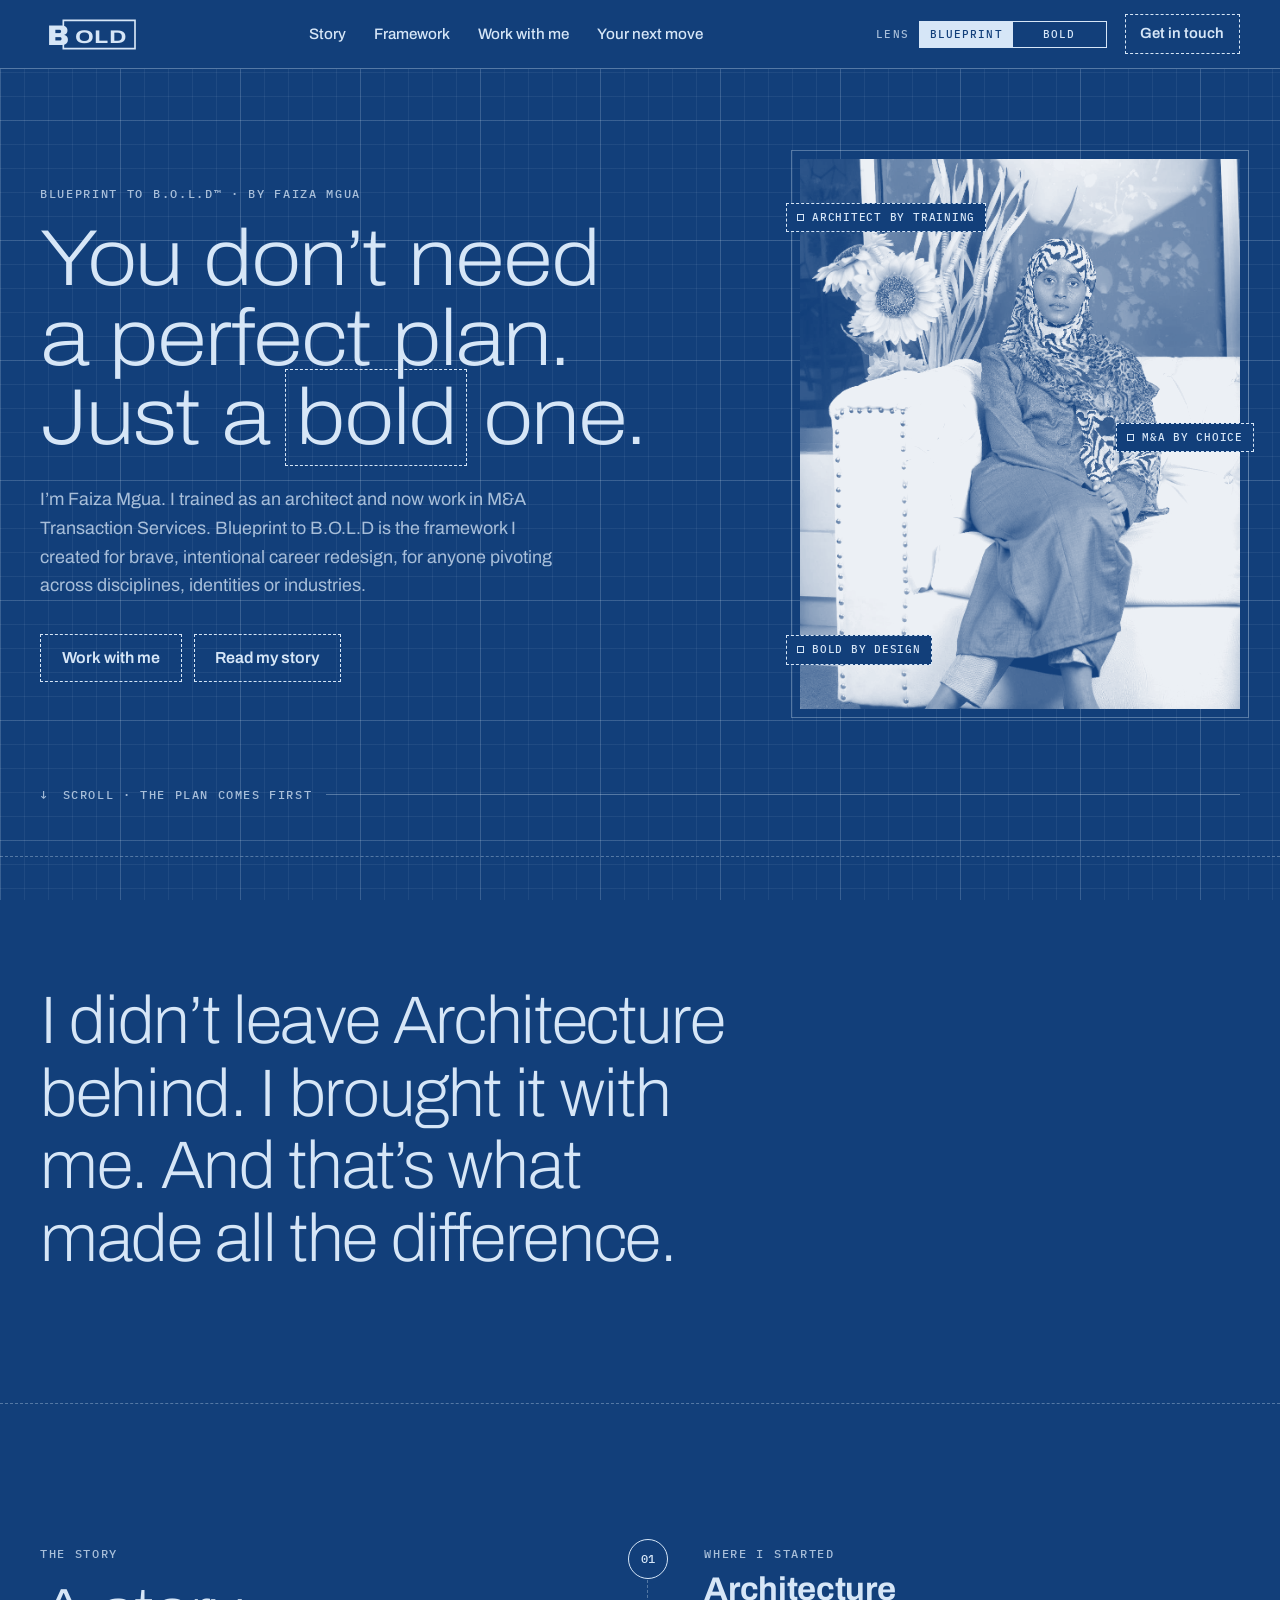
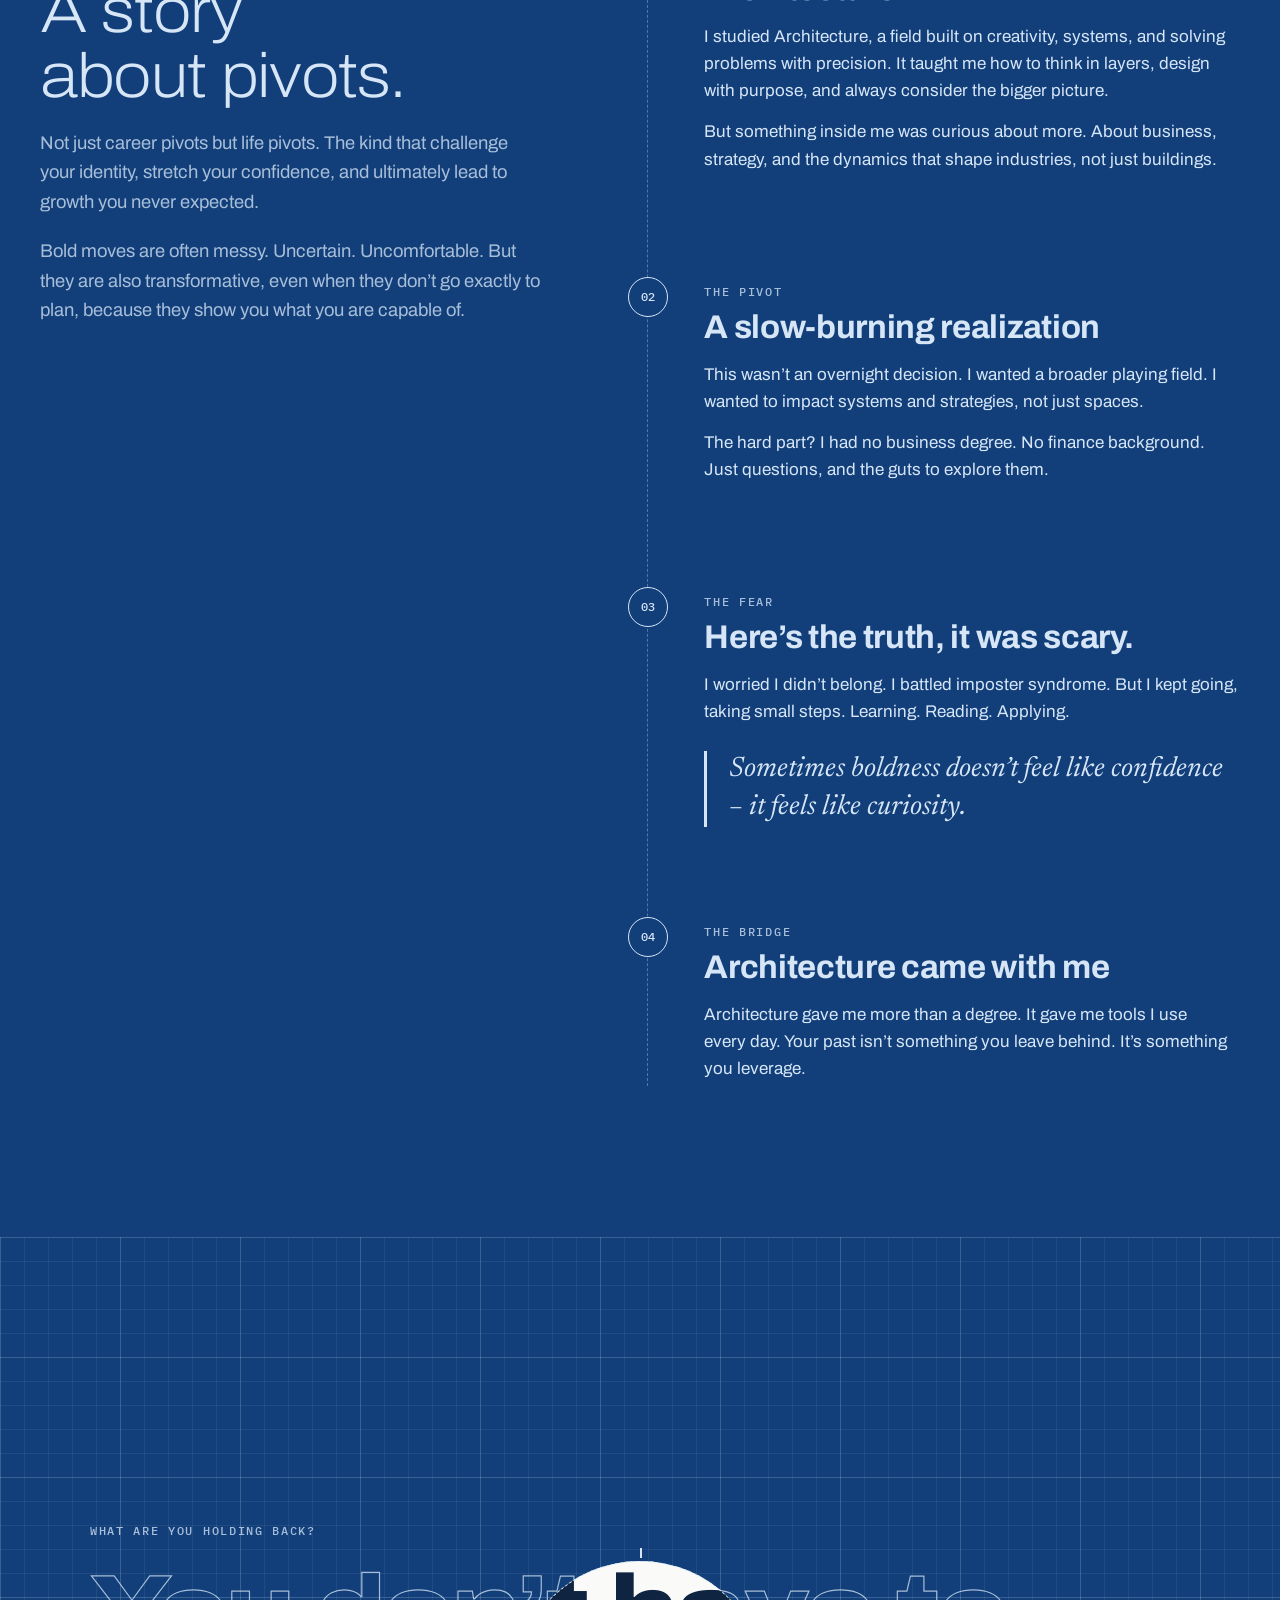
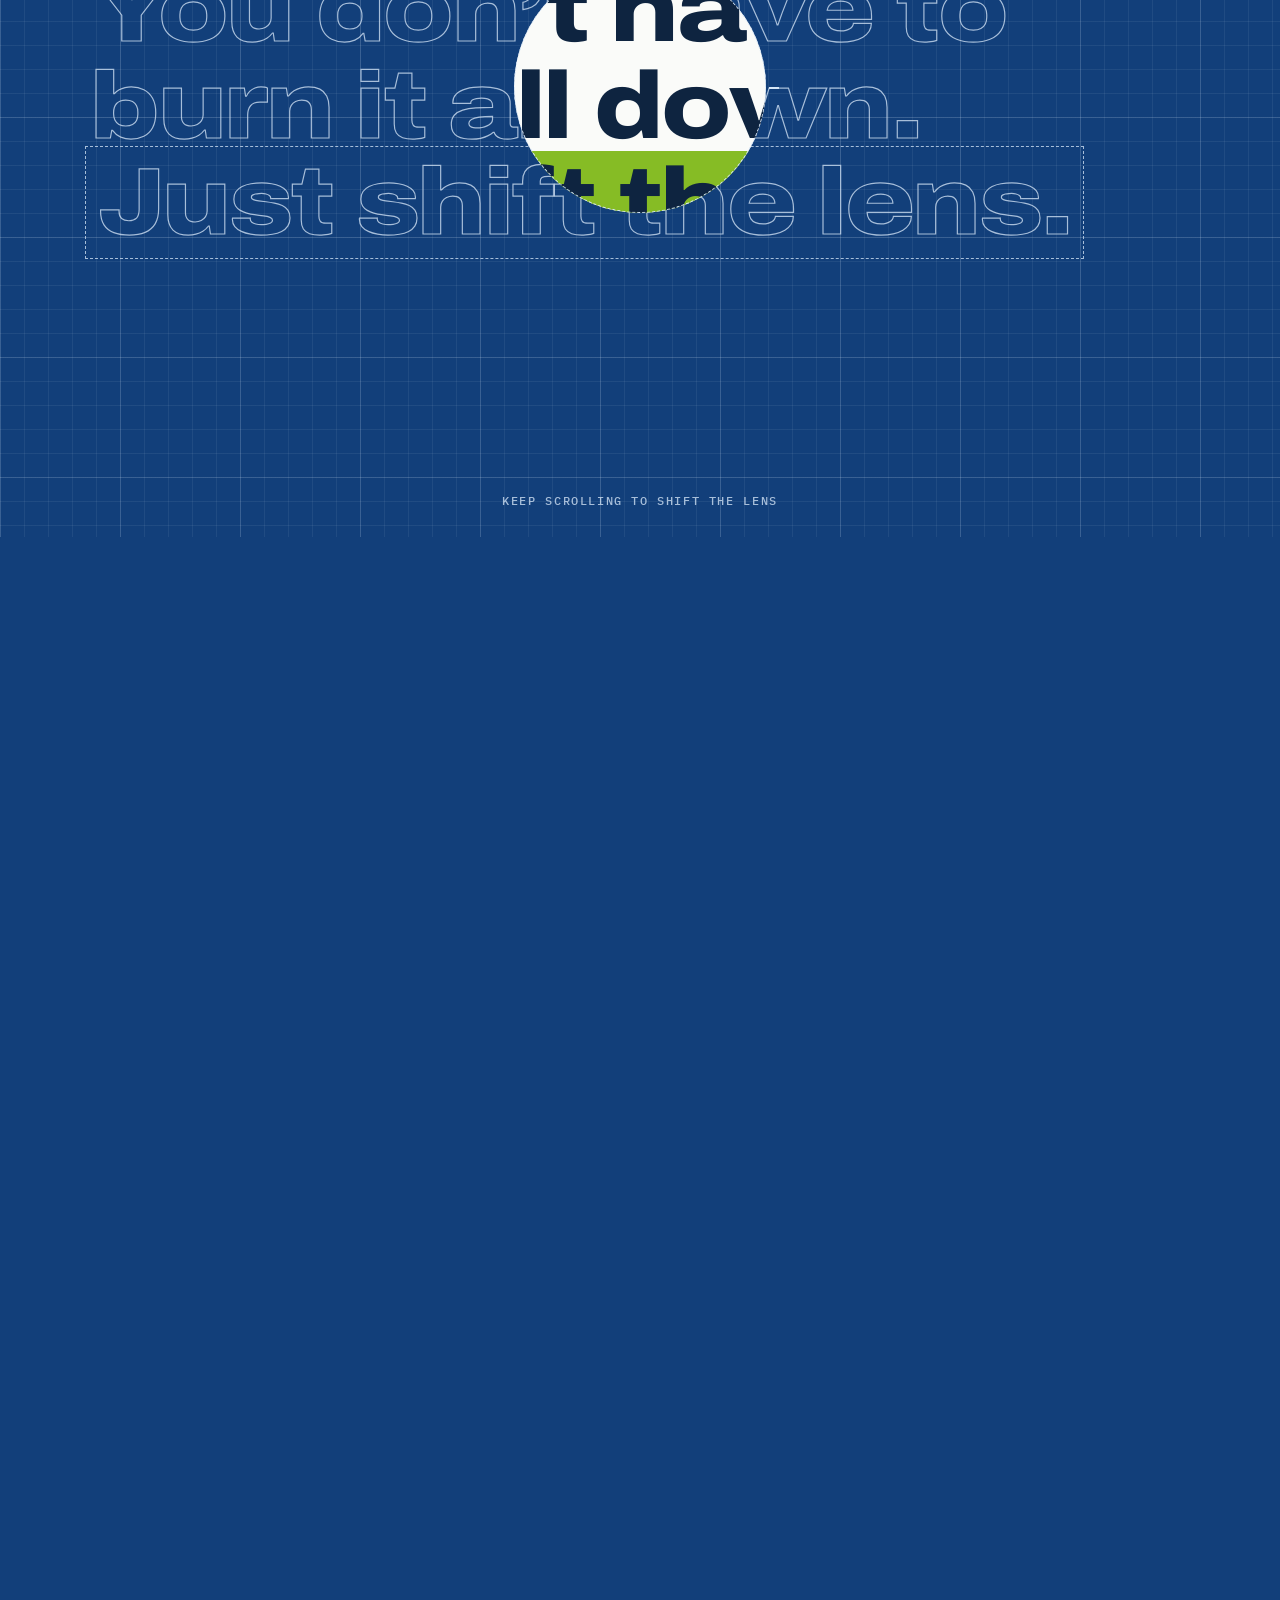
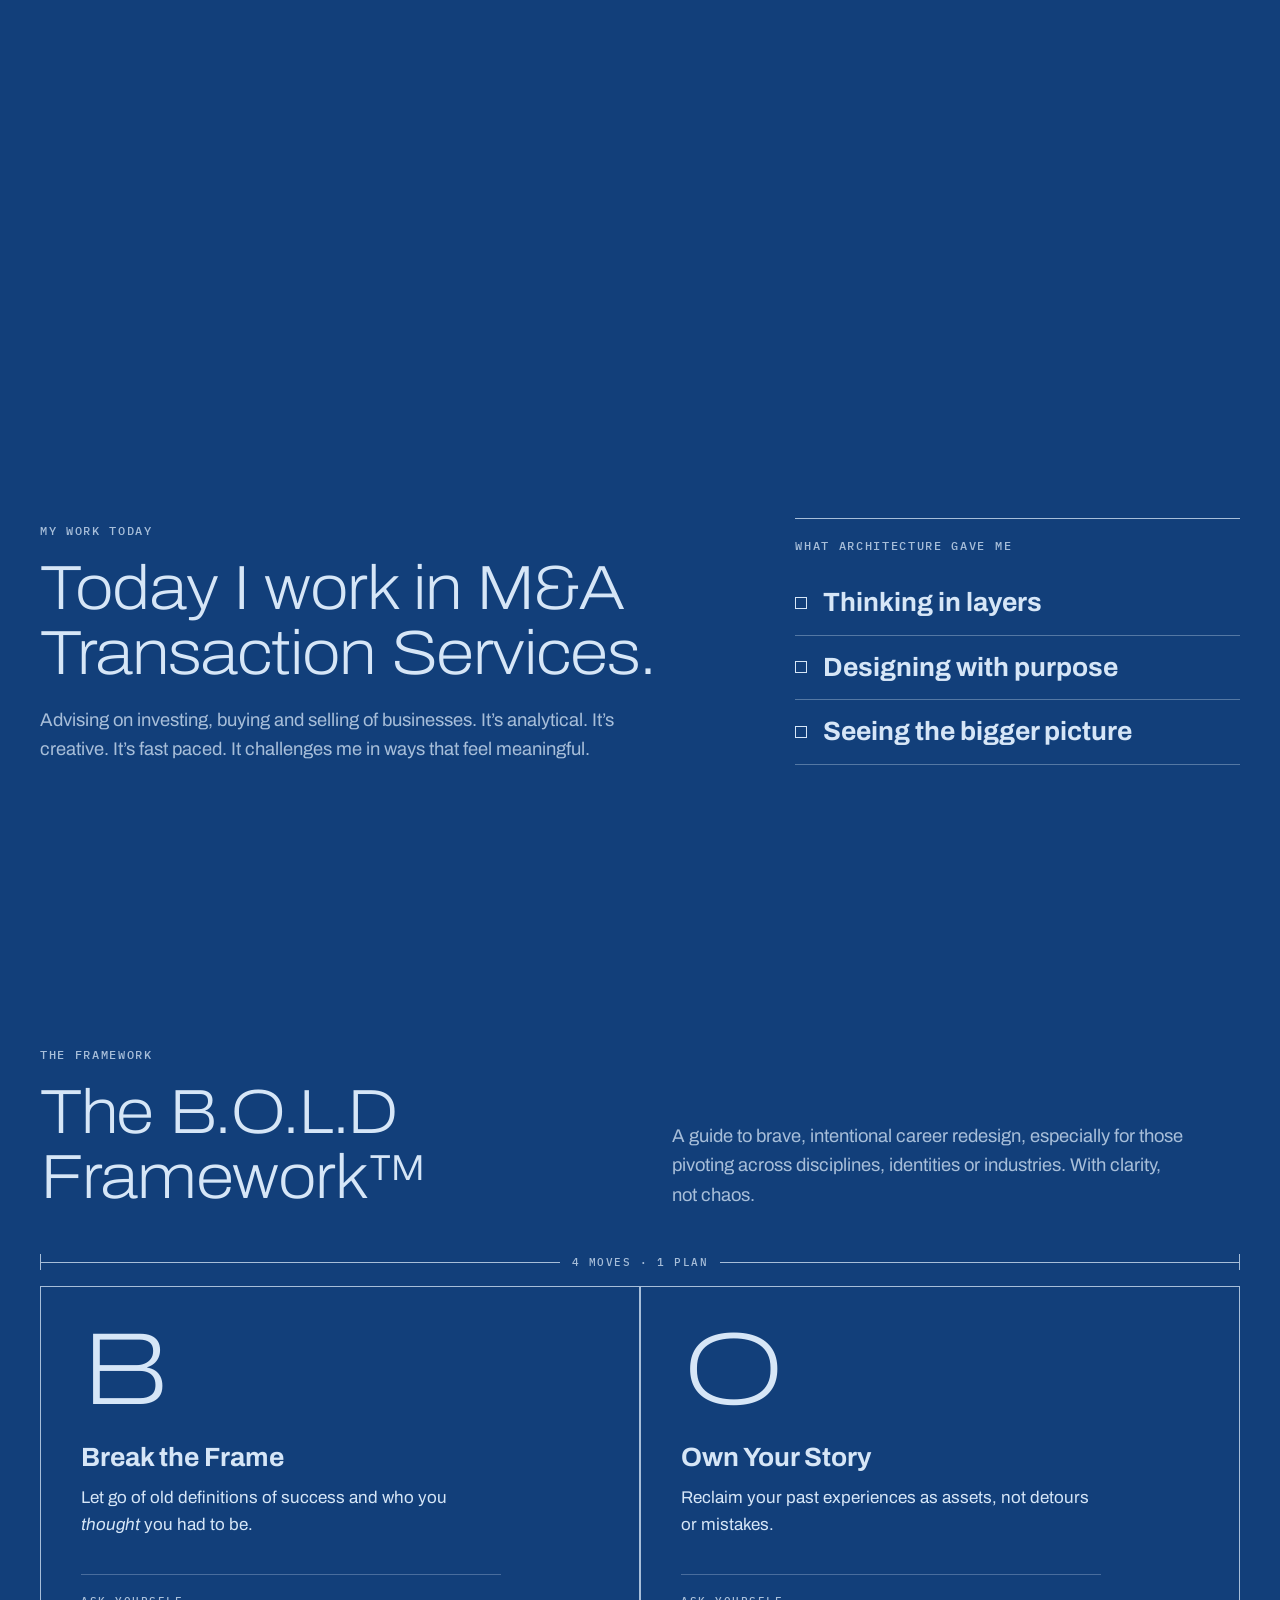
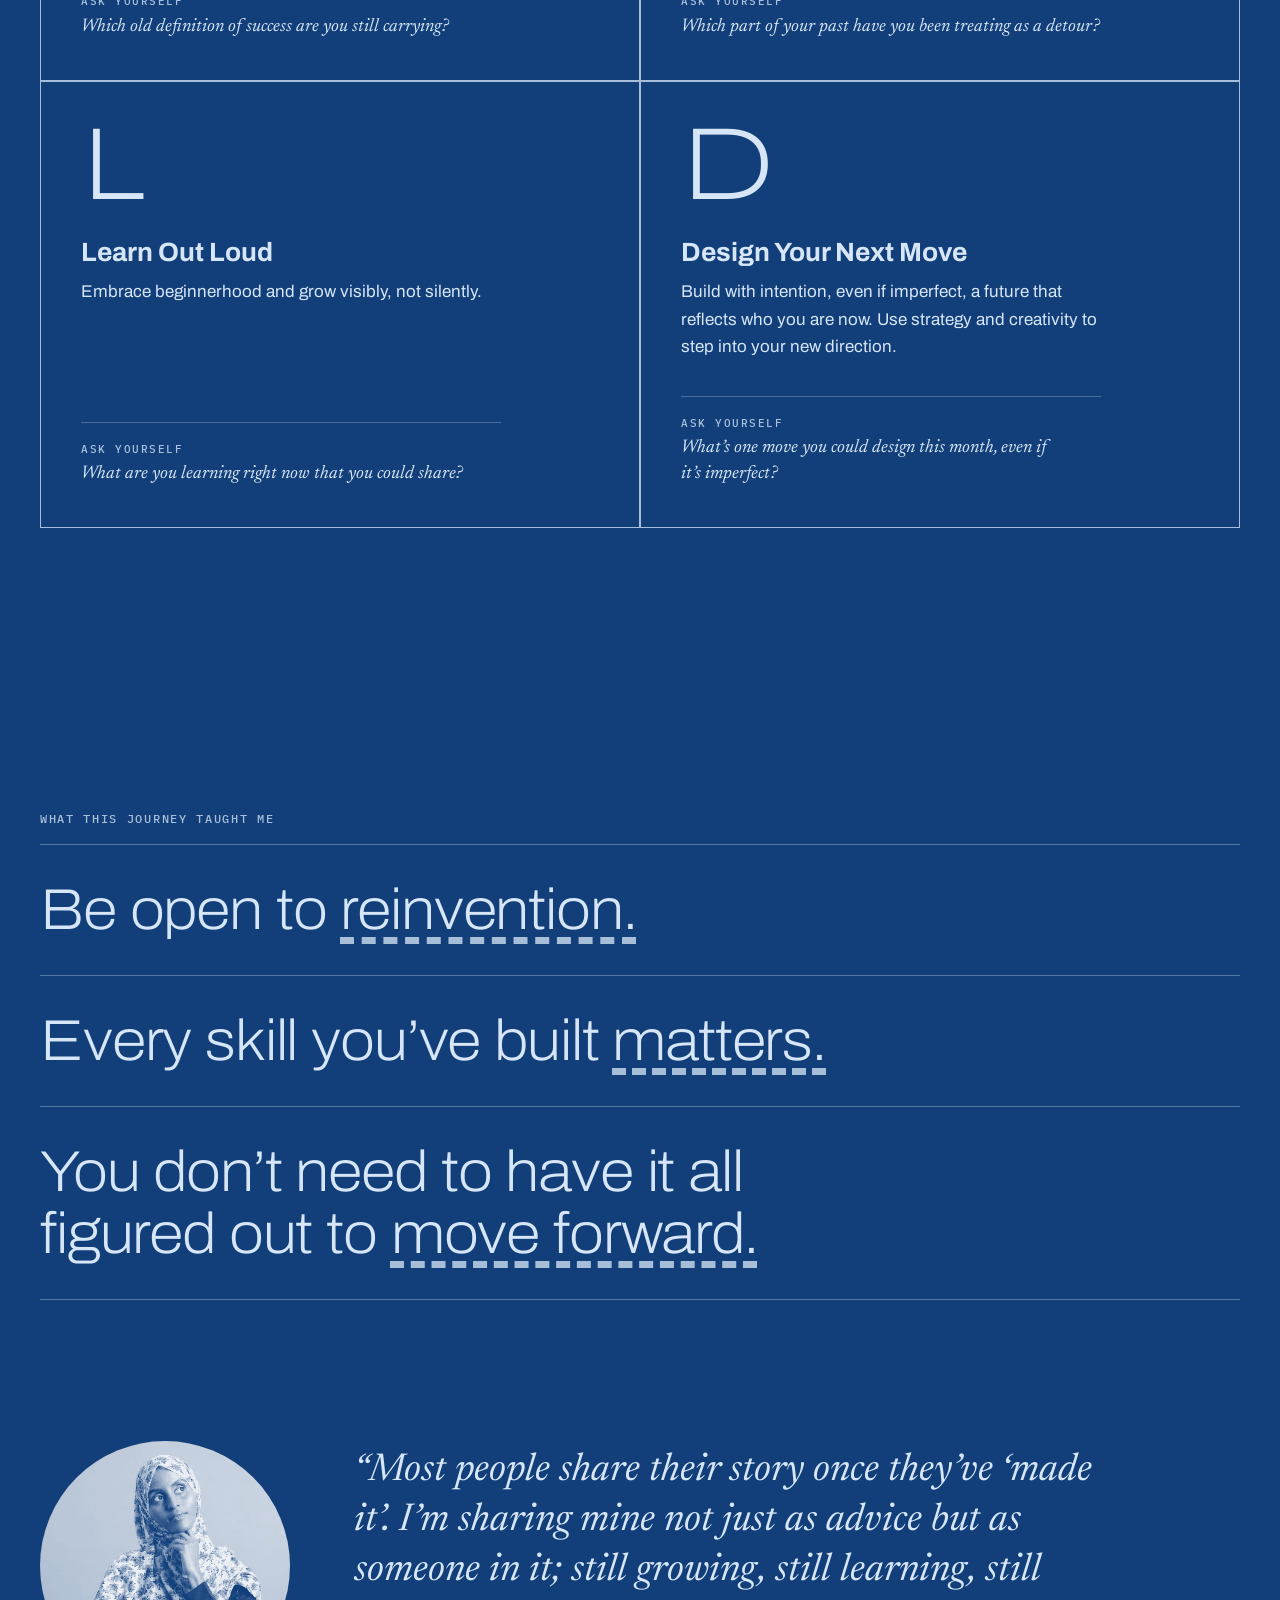
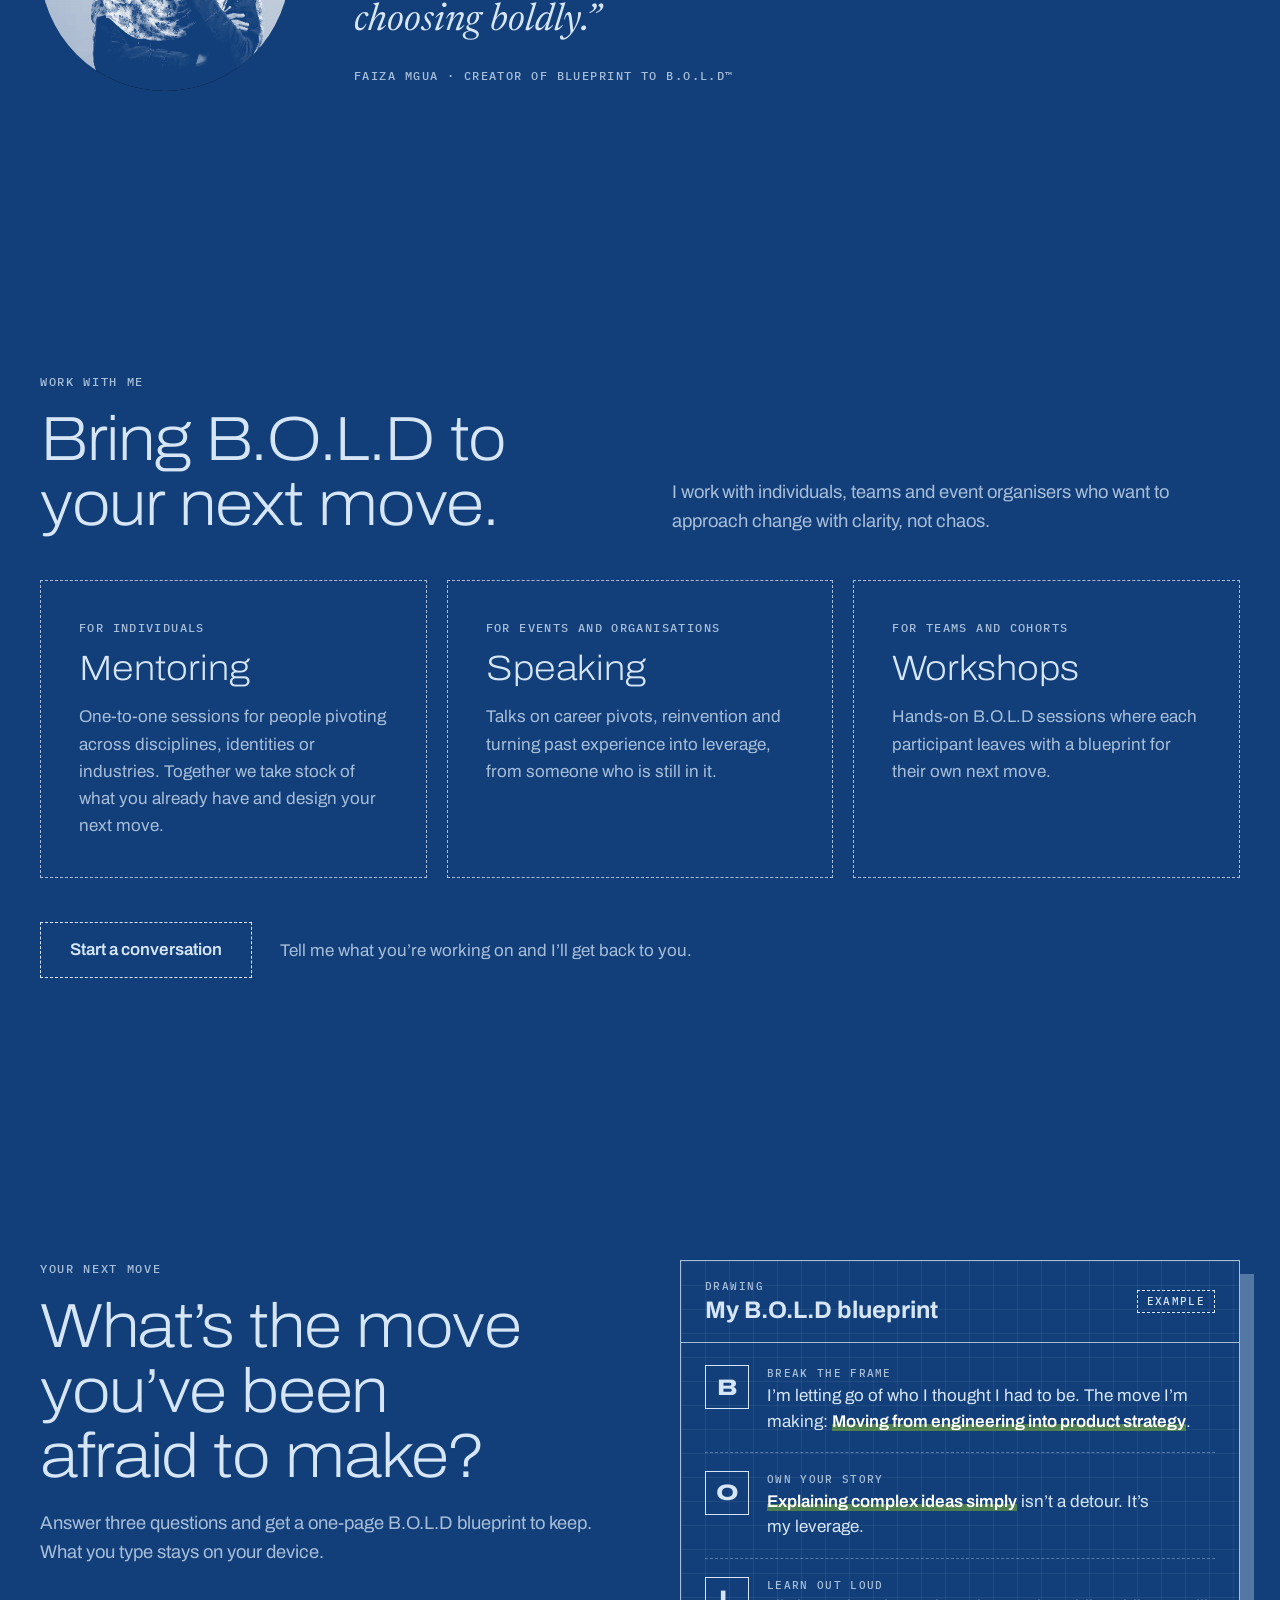
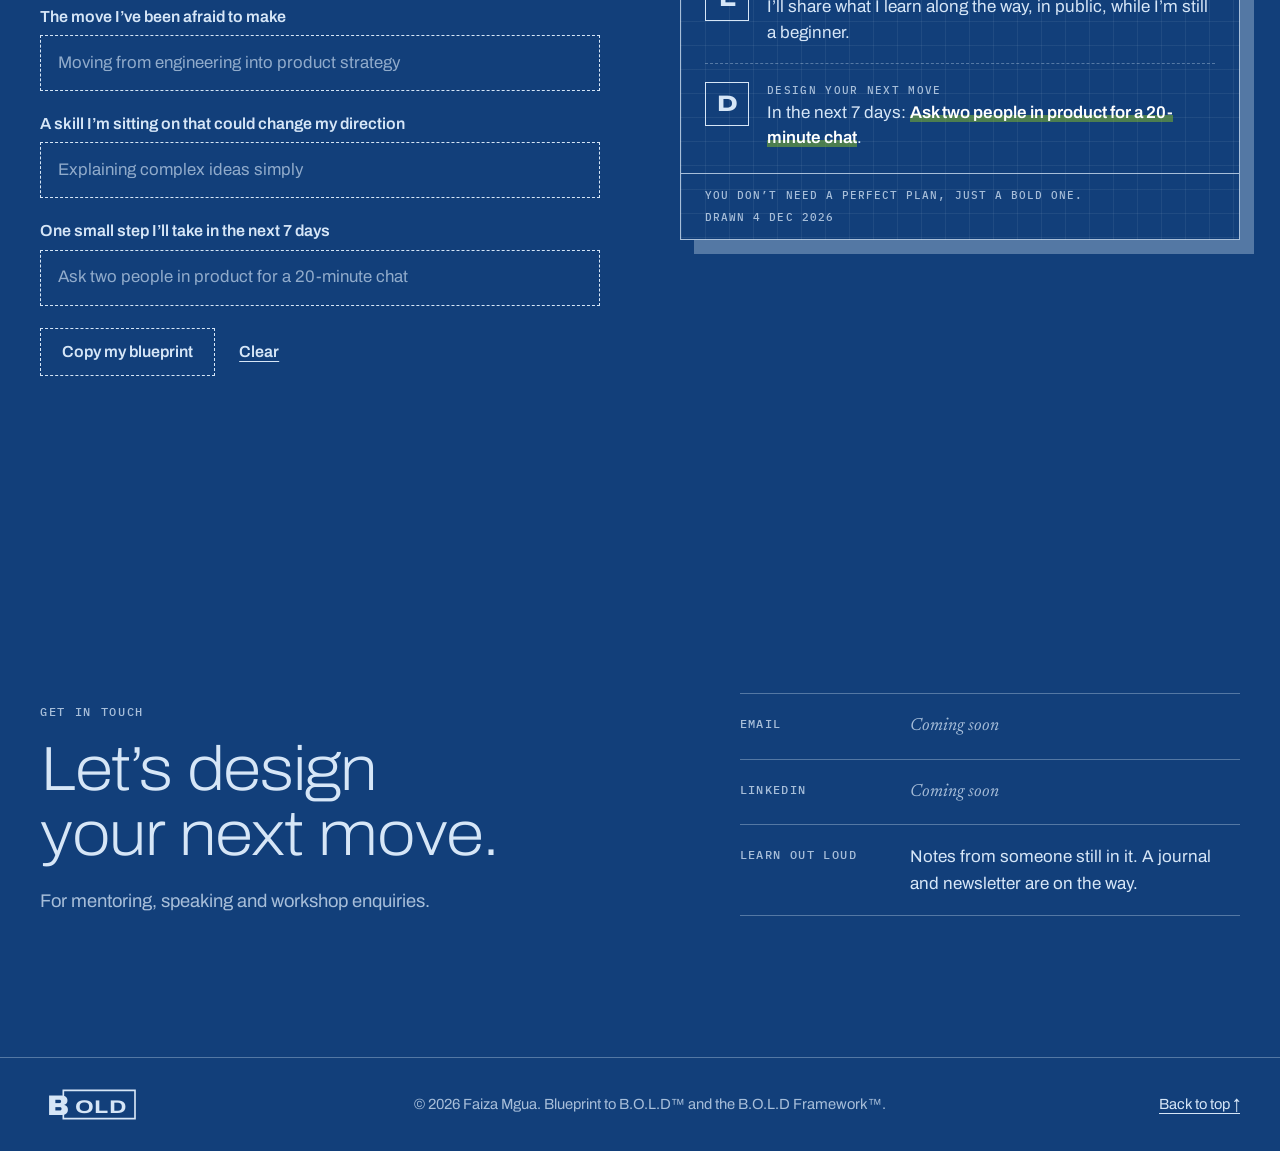
<file: index.html>
<!doctype html>
<html lang="en" data-lens="bold">
<head>
<meta charset="utf-8">
<meta name="viewport" content="width=device-width, initial-scale=1, viewport-fit=cover">
<title>Faiza Mgua · Blueprint to B.O.L.D™</title>
<meta name="description" content="Blueprint to B.O.L.D™ by Faiza Mgua. A framework for brave, intentional career redesign, for anyone pivoting across disciplines, identities or industries. Mentoring, speaking and workshops.">
<link rel="canonical" href="https://faizamgua.com/">
<meta property="og:type" content="website">
<meta property="og:url" content="https://faizamgua.com/">
<meta property="og:site_name" content="Faiza Mgua">
<meta property="og:title" content="Blueprint to B.O.L.D™ by Faiza Mgua">
<meta property="og:description" content="You don’t need a perfect plan, just a bold one. A framework for brave, intentional career redesign.">
<meta property="og:image" content="https://faizamgua.com/assets/img/og-image.jpg">
<meta property="og:image:width" content="1200">
<meta property="og:image:height" content="630">
<meta name="twitter:card" content="summary_large_image">
<meta name="theme-color" content="#123F7A">
<link rel="icon" href="assets/img/favicon.svg" type="image/svg+xml">
<link rel="apple-touch-icon" href="assets/img/apple-touch-icon.png">
<link rel="preconnect" href="https://fonts.googleapis.com">
<link rel="preconnect" href="https://fonts.gstatic.com" crossorigin>
<link rel="stylesheet" href="https://fonts.googleapis.com/css2?family=Archivo:wdth,wght@62..125,100..900&family=IBM+Plex+Mono:wght@400;500&family=Newsreader:ital,wght@1,400;1,500&display=swap">
<link rel="stylesheet" href="assets/css/styles.css">
<script>
  /* Pick the starting lens before first paint: blueprint above the lens shift, bold below it. */
  (function () {
    var d = document.documentElement, h = location.hash;
    d.classList.add('js');
    d.setAttribute('data-lens', (!h || h === '#top' || h === '#story') ? 'blueprint' : 'bold');
  })();
</script>
<script src="assets/js/main.js" defer></script>
</head>
<body>
<a class="skip-link" href="#main">Skip to content</a>
<div class="grid-overlay grid-bp" aria-hidden="true"></div>
<div class="grid-overlay grid-bold" aria-hidden="true"></div>

<svg width="0" height="0" style="position:absolute" aria-hidden="true" focusable="false">
  <symbol id="monogram" viewBox="0 0 120 44">
    <path d="M28 13V5H114V39H28V31" fill="none" stroke="currentColor" stroke-width="2"/>
    <text x="8" y="35" font-family="Archivo, Arial, sans-serif" font-weight="900" font-size="34" style="fill:var(--monogram-b)">B</text>
    <text x="42" y="32" font-family="Archivo, Arial, sans-serif" font-weight="700" font-size="22" textLength="62" lengthAdjust="spacingAndGlyphs" fill="currentColor">OLD</text>
  </symbol>
</svg>

<header class="site-header" id="site-header">
  <div class="wrap header-inner">
    <a class="brand" href="#top" aria-label="Blueprint to B.O.L.D, back to top">
      <svg class="monogram" viewBox="0 0 120 44" aria-hidden="true"><use href="#monogram"/></svg>
    </a>
    <nav class="site-nav" id="site-nav" aria-label="Main">
      <a href="#story">Story</a>
      <a href="#framework">Framework</a>
      <a href="#work">Work with me</a>
      <a href="#next-move">Your next move</a>
    </nav>
    <div class="header-tools">
      <button class="lens" id="lens-toggle" type="button" role="switch" aria-checked="false" aria-label="Bold view">
        <span class="lens-label" aria-hidden="true">Lens</span>
        <span class="lens-track" aria-hidden="true"><span>Blueprint</span><span>Bold</span></span>
      </button>
      <a class="btn btn-primary btn-sm header-cta" href="#contact">Get in touch</a>
      <button class="menu-btn" id="menu-btn" type="button" aria-expanded="false" aria-controls="site-nav">Menu</button>
    </div>
  </div>
</header>

<main id="main">

  <!-- 01 · Hero (blueprint lens) -->
  <section class="hero" id="top" aria-labelledby="hero-title">
    <div class="wrap hero-grid">
      <div class="hero-copy">
        <p class="eyebrow">Blueprint to B.O.L.D™ · by Faiza Mgua</p>
        <h1 class="hero-title" id="hero-title">You don’t need a perfect plan. Just a <em>bold</em> one.</h1>
        <p class="hero-sub">I’m Faiza Mgua. I trained as an architect and now work in M&amp;A Transaction Services. Blueprint to B.O.L.D is the framework I created for brave, intentional career redesign, for anyone pivoting across disciplines, identities or industries.</p>
        <div class="actions">
          <a class="btn btn-primary" href="#work">Work with me</a>
          <a class="btn" href="#story">Read my story</a>
        </div>
      </div>
      <div class="hero-figure">
        <figure class="cyano portrait">
          <img src="assets/img/faiza-portrait.jpg" width="1019" height="1647" alt="Faiza Mgua seated on a white sofa beside a vase of sunflowers">
        </figure>
        <span class="note n1">Architect by training</span>
        <span class="note n2">M&amp;A by choice</span>
        <span class="note n3">Bold by design</span>
      </div>
    </div>
    <div class="wrap">
      <p class="scroll-cue"><span aria-hidden="true">↓</span> Scroll · the plan comes first</p>
    </div>
  </section>

  <!-- 02 · Statement -->
  <section class="statement" aria-label="Statement">
    <div class="wrap">
      <p>I didn’t leave Architecture behind. <strong>I brought it with me.</strong> And that’s what made all the difference.</p>
    </div>
  </section>

  <!-- 03 · Story (blueprint lens) -->
  <section class="section story" id="story" aria-labelledby="story-title">
    <div class="wrap story-grid">
      <header class="story-head">
        <p class="kicker">The story</p>
        <h2 class="title" id="story-title">A story about pivots.</h2>
        <p class="lead">Not just career pivots but life pivots. The kind that challenge your identity, stretch your confidence, and ultimately lead to growth you never expected.</p>
        <p class="lead">Bold moves are often messy. Uncertain. Uncomfortable. But they are also transformative, even when they don’t go exactly to plan, because they show you what you are capable of.</p>
      </header>
      <ol class="chapters" id="chapters">
        <li class="chapter">
          <span class="ch-mark" aria-hidden="true">01</span>
          <p class="kicker">Where I started</p>
          <h3>Architecture</h3>
          <p>I studied Architecture, a field built on creativity, systems, and solving problems with precision. It taught me how to think in layers, design with purpose, and always consider the bigger picture.</p>
          <p>But something inside me was curious about more. About business, strategy, and the dynamics that shape industries, not just buildings.</p>
        </li>
        <li class="chapter">
          <span class="ch-mark" aria-hidden="true">02</span>
          <p class="kicker">The pivot</p>
          <h3>A slow-burning realization</h3>
          <p>This wasn’t an overnight decision. I wanted a broader playing field. I wanted to impact systems and strategies, not just spaces.</p>
          <p>The hard part? I had no business degree. No finance background. Just questions, and the guts to explore them.</p>
        </li>
        <li class="chapter">
          <span class="ch-mark" aria-hidden="true">03</span>
          <p class="kicker">The fear</p>
          <h3>Here’s the truth, it was scary.</h3>
          <p>I worried I didn’t belong. I battled imposter syndrome. But I kept going, taking small steps. Learning. Reading. Applying.</p>
          <blockquote class="pull"><p>Sometimes boldness doesn’t feel like confidence – it feels like curiosity.</p></blockquote>
        </li>
        <li class="chapter">
          <span class="ch-mark" aria-hidden="true">04</span>
          <p class="kicker">The bridge</p>
          <h3>Architecture came with me</h3>
          <p>Architecture gave me more than a degree. It gave me tools I use every day. Your past isn’t something you leave behind. It’s something you leverage.</p>
        </li>
      </ol>
    </div>
  </section>

  <!-- 04 · The lens shift. Scrolling through it opens the lens and turns the rest of the site bold. -->
  <section class="shift" id="shift" aria-labelledby="shift-quote">
    <div class="shift-stage" id="shift-stage">
      <div class="shift-layer shift-bp" aria-hidden="true">
        <div class="shift-inner">
          <p class="shift-kicker">What are you holding back?</p>
          <p class="shift-q">You don’t have to burn it all down. <span>Just shift the lens.</span></p>
        </div>
      </div>
      <div class="shift-layer shift-bold">
        <div class="shift-inner">
          <p class="shift-kicker">What are you holding back?</p>
          <p class="shift-q" id="shift-quote">You don’t have to burn it all down. <span>Just shift the lens.</span></p>
        </div>
      </div>
      <div class="shift-ring" aria-hidden="true"></div>
      <p class="shift-cue" aria-hidden="true">Keep scrolling to shift the lens</p>
    </div>
  </section>

  <!-- 05 · Today (bold lens from here down) -->
  <section class="section today" id="today" aria-labelledby="today-title">
    <div class="wrap today-grid">
      <div>
        <p class="kicker">My work today</p>
        <h2 class="title" id="today-title">Today I work in M&amp;A Transaction Services.</h2>
        <p class="lead">Advising on investing, buying and selling of businesses. It’s analytical. It’s creative. It’s fast paced. It challenges me in ways that feel meaningful.</p>
      </div>
      <aside class="tools" aria-labelledby="tools-title">
        <h3 class="kicker" id="tools-title">What architecture gave me</h3>
        <ul>
          <li>Thinking in layers</li>
          <li>Designing with purpose</li>
          <li>Seeing the bigger picture</li>
        </ul>
      </aside>
    </div>
  </section>

  <!-- 06 · Framework -->
  <section class="section framework" id="framework" aria-labelledby="framework-title">
    <div class="wrap">
      <div class="sec-head-row">
        <div>
          <p class="kicker">The framework</p>
          <h2 class="title" id="framework-title">The B.O.L.D Framework™</h2>
        </div>
        <p class="lead">A guide to brave, intentional career redesign, especially for those pivoting across disciplines, identities or industries. With clarity, not chaos.</p>
      </div>
      <div class="dimline" aria-hidden="true"><span>4 moves · 1 plan</span></div>
      <ol class="rooms">
        <li class="room room-b">
          <span class="room-letter" aria-hidden="true">B</span>
          <h3>Break the Frame</h3>
          <p>Let go of old definitions of success and who you <em>thought</em> you had to be.</p>
          <p class="room-q"><span>Ask yourself</span>Which old definition of success are you still carrying?</p>
        </li>
        <li class="room room-o">
          <span class="room-letter" aria-hidden="true">O</span>
          <h3>Own Your Story</h3>
          <p>Reclaim your past experiences as assets, not detours or mistakes.</p>
          <p class="room-q"><span>Ask yourself</span>Which part of your past have you been treating as a detour?</p>
        </li>
        <li class="room room-l">
          <span class="room-letter" aria-hidden="true">L</span>
          <h3>Learn Out Loud</h3>
          <p>Embrace beginnerhood and grow visibly, not silently.</p>
          <p class="room-q"><span>Ask yourself</span>What are you learning right now that you could share?</p>
        </li>
        <li class="room room-d">
          <span class="room-letter" aria-hidden="true">D</span>
          <h3>Design Your Next Move</h3>
          <p>Build with intention, even if imperfect, a future that reflects who you are now. Use strategy and creativity to step into your new direction.</p>
          <p class="room-q"><span>Ask yourself</span>What’s one move you could design this month, even if it’s imperfect?</p>
        </li>
      </ol>
    </div>
  </section>

  <!-- 07 · Lessons -->
  <section class="section lessons" aria-labelledby="lessons-title">
    <div class="wrap">
      <h2 class="kicker" id="lessons-title">What this journey taught me</h2>
      <ul class="lesson-list">
        <li>Be open to <em>reinvention.</em></li>
        <li>Every skill you’ve built <em>matters.</em></li>
        <li>You don’t need to have it all figured out to <em>move forward.</em></li>
      </ul>
    </div>
  </section>

  <!-- 08 · Still in it -->
  <section class="section still" aria-label="A note from Faiza">
    <div class="wrap still-grid">
      <figure class="cyano face">
        <img src="assets/img/faiza-thinking.jpg" width="506" height="336" alt="Faiza Mgua with her hand to her chin, thinking" loading="lazy">
      </figure>
      <blockquote class="still-quote">
        <p>“Most people share their story once they’ve ‘made it’. I’m sharing mine not just as advice but as someone in it; still growing, still learning, still choosing boldly.”</p>
        <footer>Faiza Mgua · Creator of Blueprint to B.O.L.D™</footer>
      </blockquote>
    </div>
  </section>

  <!-- 09 · Work with me -->
  <section class="section work" id="work" aria-labelledby="work-title">
    <div class="wrap">
      <div class="sec-head-row">
        <div>
          <p class="kicker">Work with me</p>
          <h2 class="title" id="work-title">Bring B.O.L.D to your next move.</h2>
        </div>
        <p class="lead">I work with individuals, teams and event organisers who want to approach change with clarity, not chaos.</p>
      </div>
      <div class="offers">
        <article class="offer">
          <p class="offer-for">For individuals</p>
          <h3>Mentoring</h3>
          <p>One-to-one sessions for people pivoting across disciplines, identities or industries. Together we take stock of what you already have and design your next move.</p>
        </article>
        <article class="offer">
          <p class="offer-for">For events and organisations</p>
          <h3>Speaking</h3>
          <p>Talks on career pivots, reinvention and turning past experience into leverage, from someone who is still in it.</p>
        </article>
        <article class="offer">
          <p class="offer-for">For teams and cohorts</p>
          <h3>Workshops</h3>
          <p>Hands-on B.O.L.D sessions where each participant leaves with a blueprint for their own next move.</p>
        </article>
      </div>
      <div class="work-cta">
        <a class="btn btn-primary btn-lg" href="#contact">Start a conversation</a>
        <p>Tell me what you’re working on and I’ll get back to you.</p>
      </div>
    </div>
  </section>

  <!-- 10 · Your next move (reflection tool; nothing leaves the visitor's device) -->
  <section class="section next" id="next-move" aria-labelledby="next-title">
    <div class="wrap next-grid">
      <div>
        <p class="kicker">Your next move</p>
        <h2 class="title" id="next-title">What’s the move you’ve been afraid to make?</h2>
        <p class="lead">Answer three questions and get a one-page B.O.L.D blueprint to keep. What you type stays on your device.</p>
        <form class="next-form" id="next-form" novalidate>
          <div class="field">
            <label for="nm-move">The move I’ve been afraid to make</label>
            <input id="nm-move" name="move" type="text" maxlength="140" autocomplete="off" placeholder="Moving from engineering into product strategy">
          </div>
          <div class="field">
            <label for="nm-skill">A skill I’m sitting on that could change my direction</label>
            <input id="nm-skill" name="skill" type="text" maxlength="140" autocomplete="off" placeholder="Explaining complex ideas simply">
          </div>
          <div class="field">
            <label for="nm-step">One small step I’ll take in the next 7 days</label>
            <input id="nm-step" name="step" type="text" maxlength="140" autocomplete="off" placeholder="Ask two people in product for a 20-minute chat">
          </div>
          <div class="form-actions">
            <button class="btn btn-primary" type="submit" id="nm-copy">Copy my blueprint</button>
            <button class="btn btn-quiet" type="button" id="nm-clear">Clear</button>
            <p class="form-status" id="nm-status" role="status" aria-live="polite"></p>
          </div>
        </form>
      </div>

      <article class="bp-card" id="nm-card" aria-labelledby="nm-card-title">
        <header class="bp-titleblock">
          <span class="bp-k">Drawing</span>
          <h3 id="nm-card-title">My B.O.L.D blueprint</h3>
          <span class="bp-tag" id="nm-example">Example</span>
        </header>
        <ol class="bp-rows">
          <li><span class="bp-letter" aria-hidden="true">B</span><p class="bp-name">Break the Frame</p><p>I’m letting go of who I thought I had to be. The move I’m making: <strong data-out="move"></strong>.</p></li>
          <li><span class="bp-letter" aria-hidden="true">O</span><p class="bp-name">Own Your Story</p><p><strong data-out="skill" data-cap></strong> isn’t a detour. It’s my leverage.</p></li>
          <li><span class="bp-letter" aria-hidden="true">L</span><p class="bp-name">Learn Out Loud</p><p>I’ll share what I learn along the way, in public, while I’m still a beginner.</p></li>
          <li><span class="bp-letter" aria-hidden="true">D</span><p class="bp-name">Design Your Next Move</p><p>In the next 7 days: <strong data-out="step"></strong>.</p></li>
        </ol>
        <footer class="bp-foot"><span>You don’t need a perfect plan, just a bold one.</span><span id="nm-date"></span></footer>
      </article>
    </div>
  </section>

  <!-- 11 · Contact. TODO: add Faiza's email and LinkedIn when she sends them. -->
  <section class="section contact" id="contact" aria-labelledby="contact-title">
    <div class="wrap contact-grid">
      <div>
        <p class="kicker">Get in touch</p>
        <h2 class="title" id="contact-title">Let’s design your next move.</h2>
        <p class="lead">For mentoring, speaking and workshop enquiries.</p>
      </div>
      <ul class="contact-list">
        <li><span class="c-label">Email</span><span class="placeholder">Coming soon</span></li>
        <li><span class="c-label">LinkedIn</span><span class="placeholder">Coming soon</span></li>
        <li><span class="c-label">Learn Out Loud</span><span>Notes from someone still in it. A journal and newsletter are on the way.</span></li>
      </ul>
    </div>
  </section>
</main>

<footer class="site-footer">
  <div class="wrap footer-inner">
    <svg class="monogram" viewBox="0 0 120 44" aria-hidden="true"><use href="#monogram"/></svg>
    <p>© 2026 Faiza Mgua. Blueprint to B.O.L.D™ and the B.O.L.D Framework™.</p>
    <a href="#top">Back to top ↑</a>
  </div>
</footer>
</body>
</html>
</file>
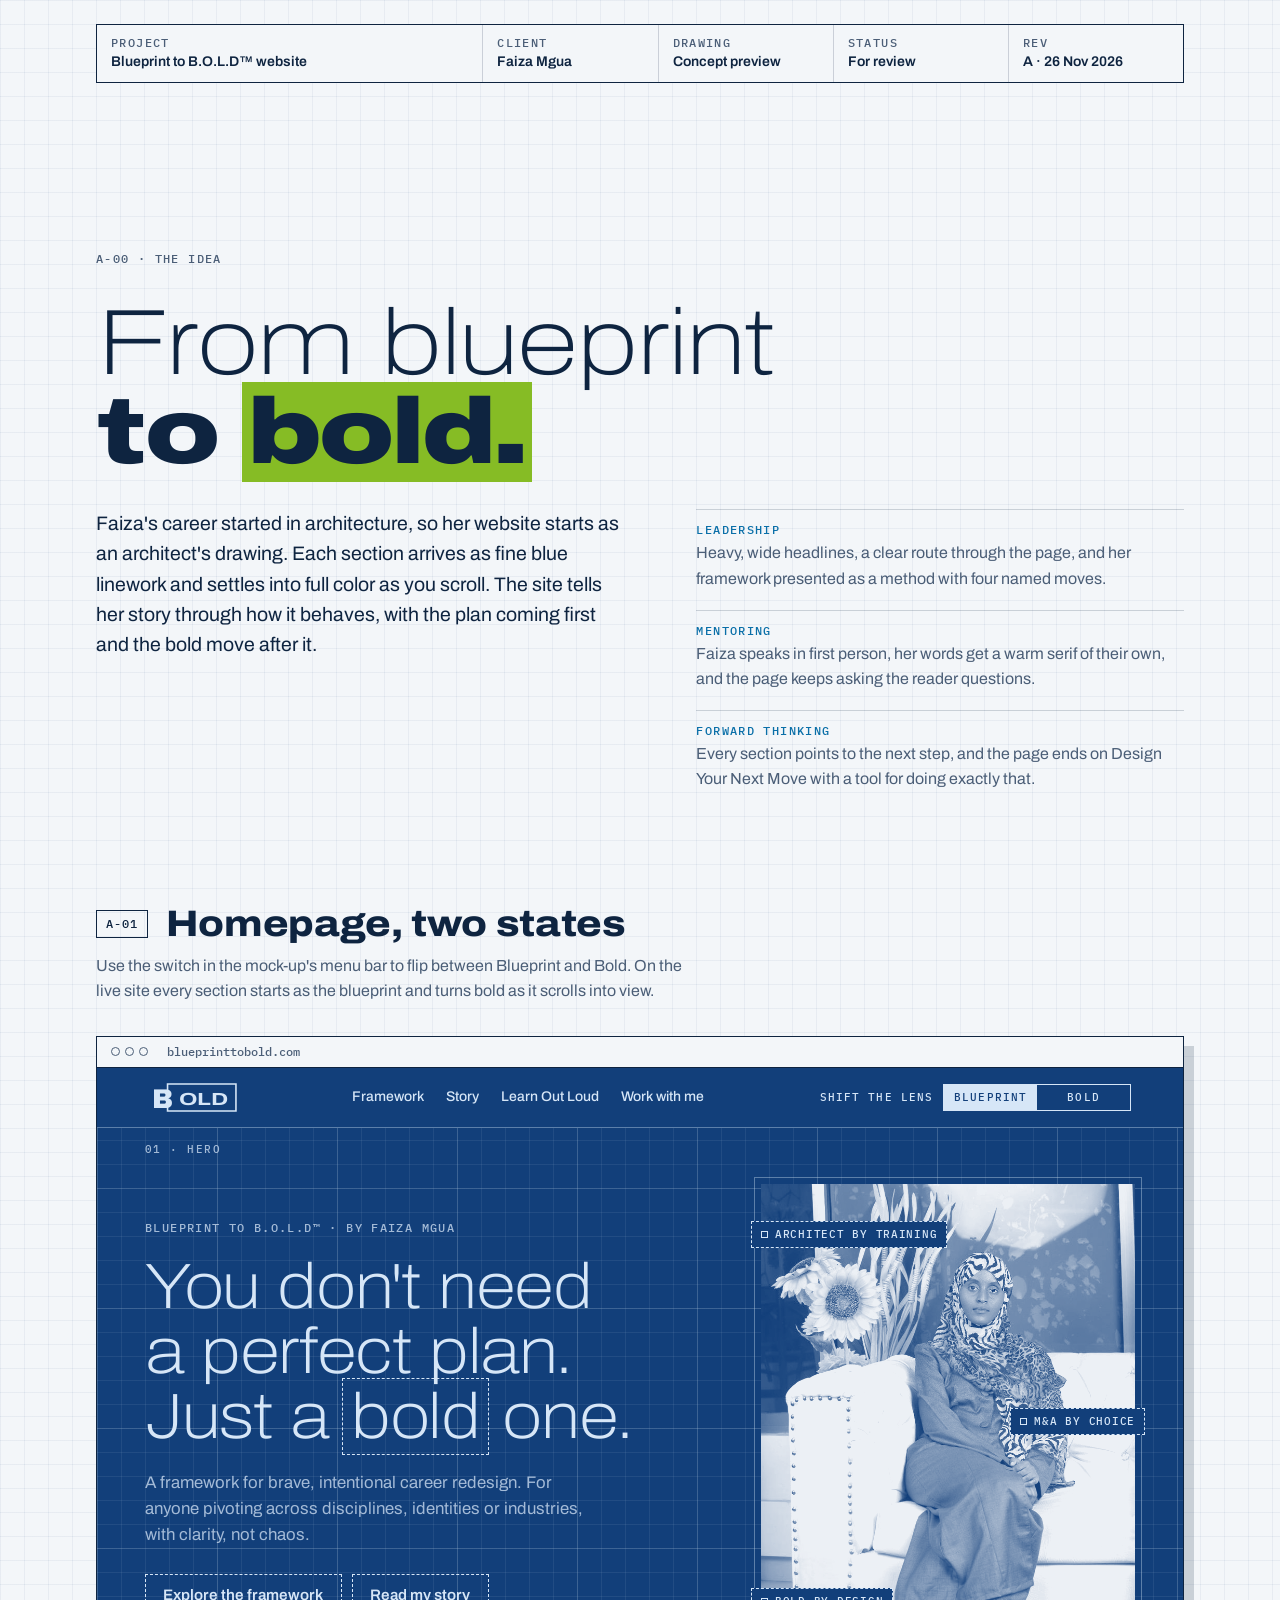
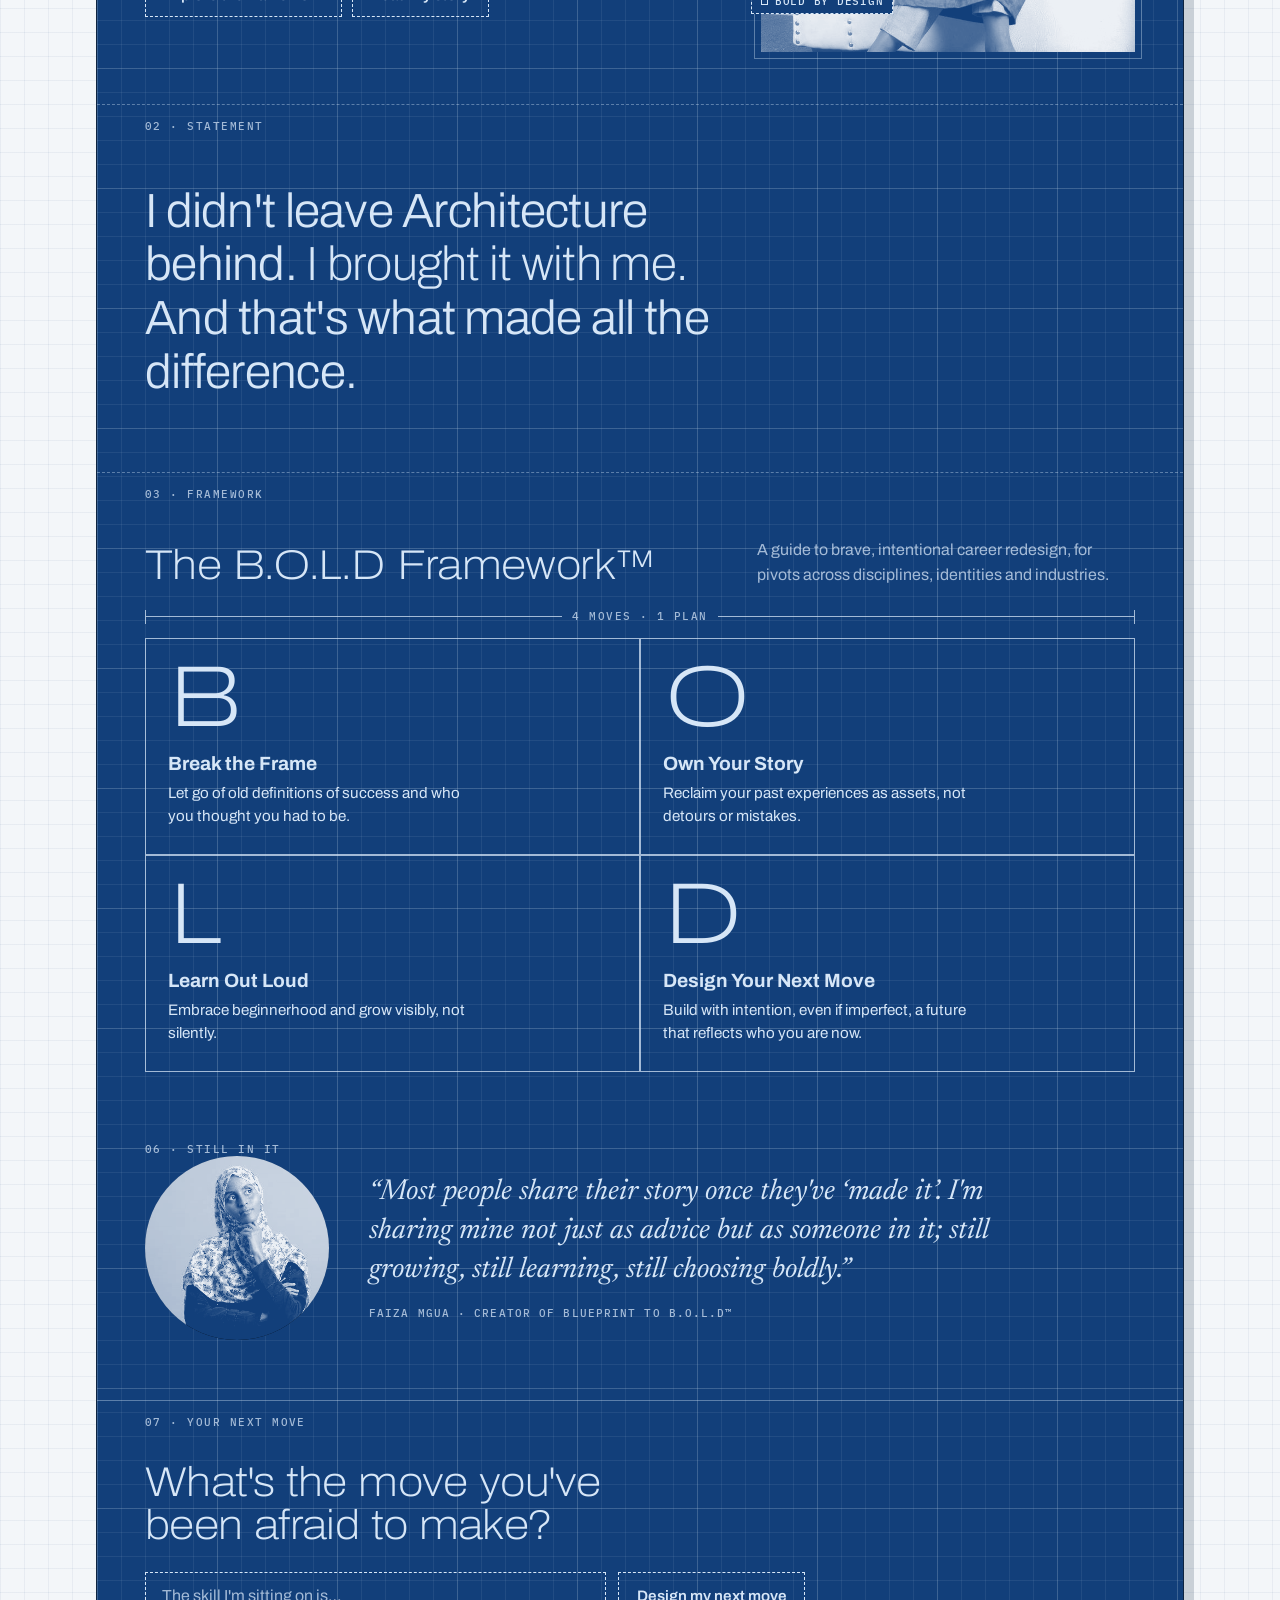
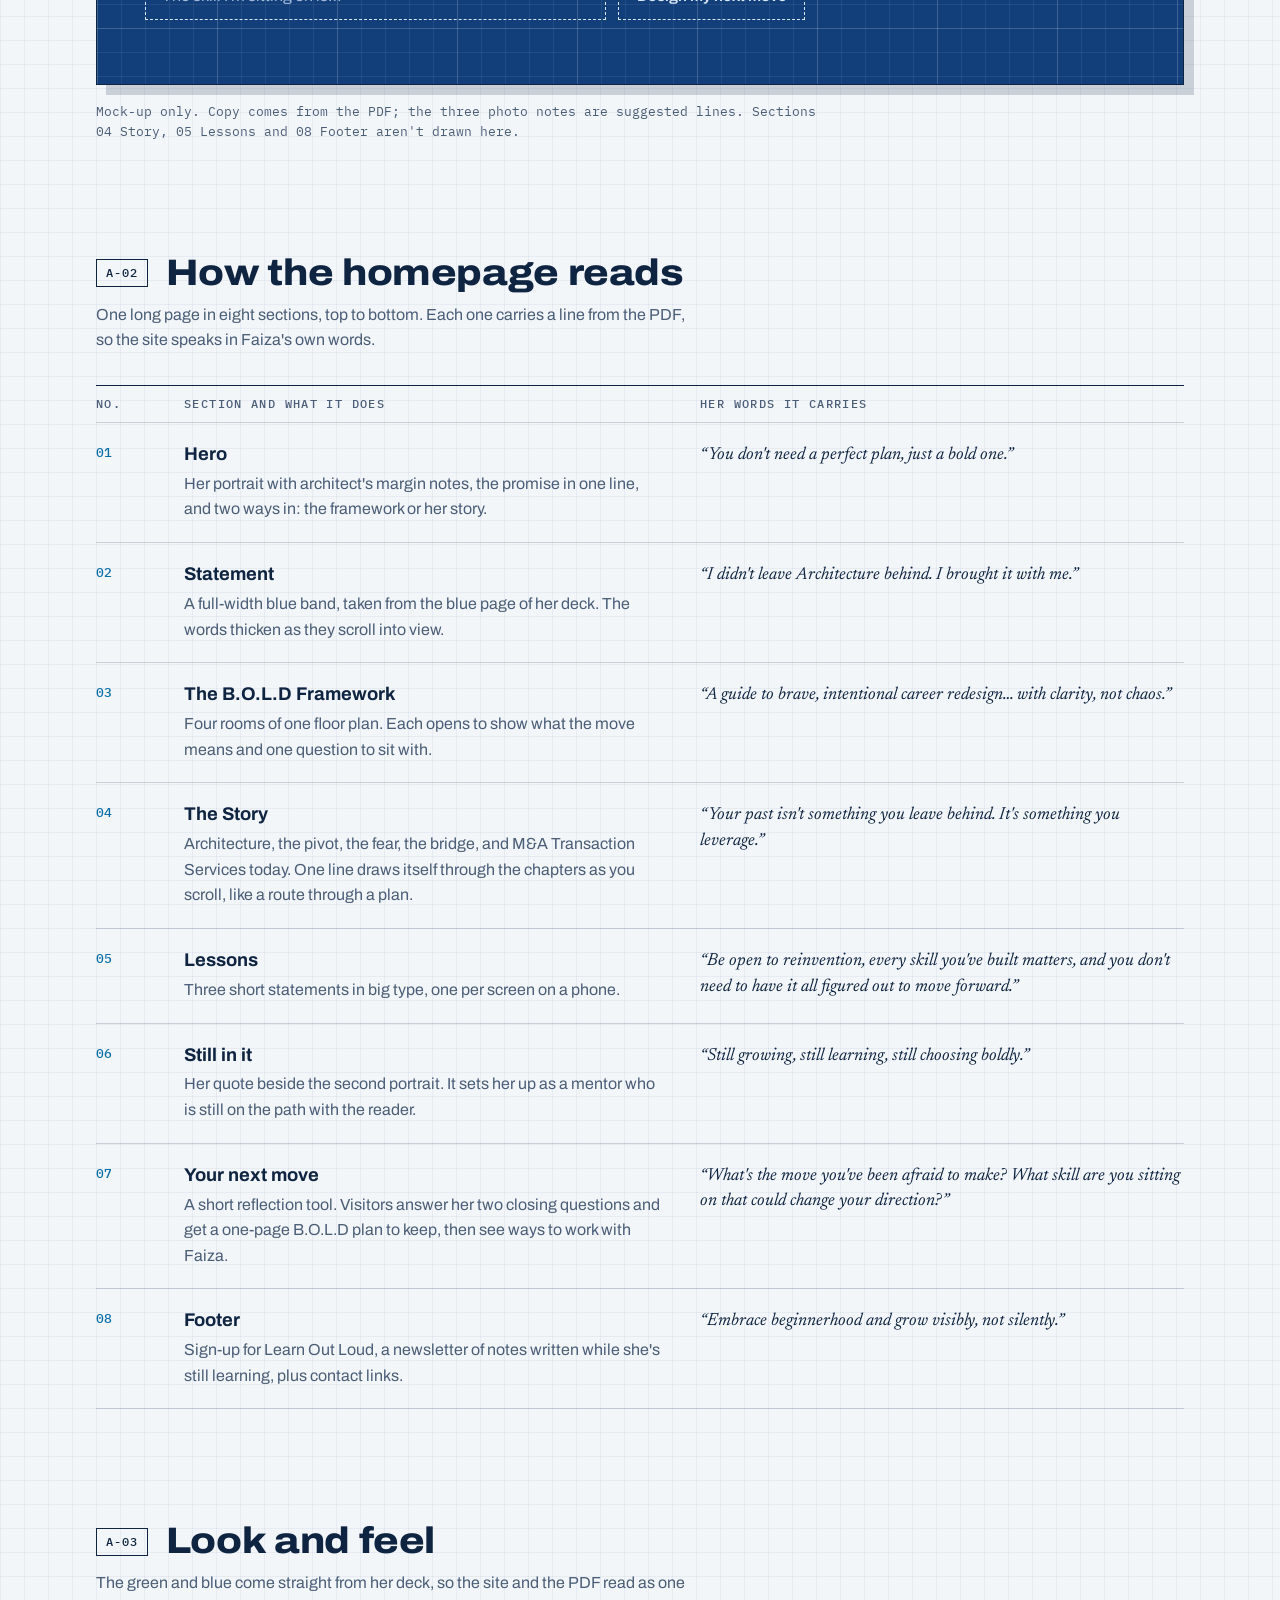
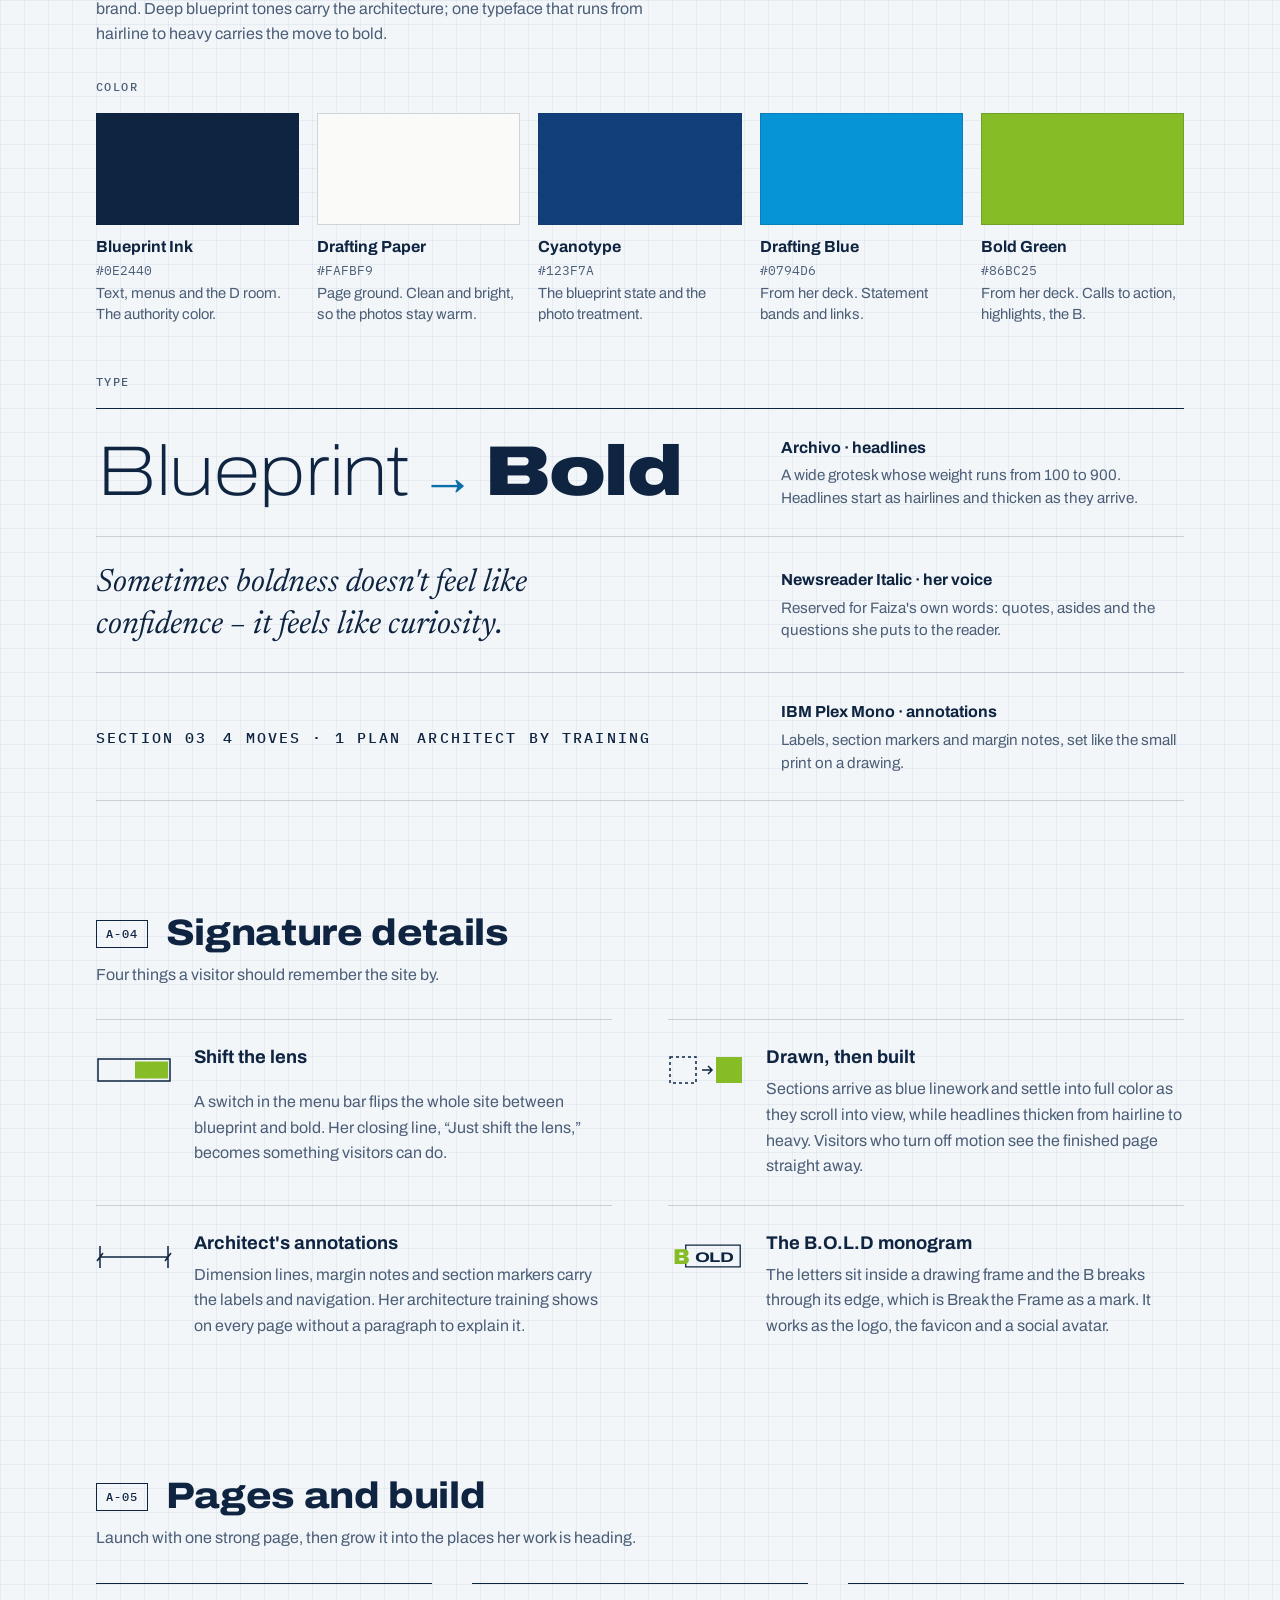
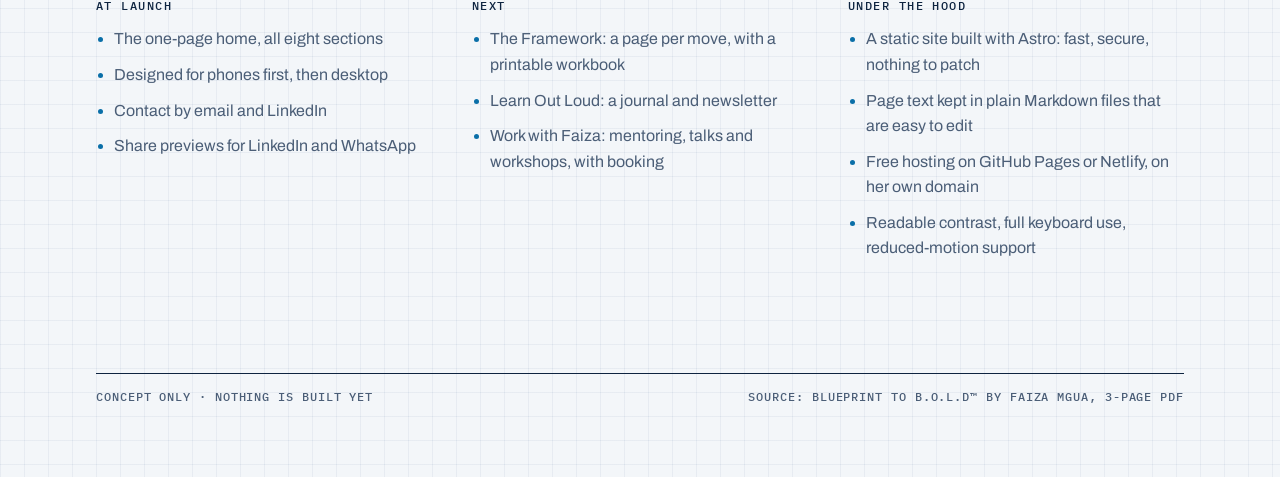
<file: docs/concept/blueprint-to-bold-concept.html>
<!doctype html>
<html lang="en">
<head>
<meta charset="utf-8">
<meta name="viewport" content="width=device-width, initial-scale=1, viewport-fit=cover">
<style>:root{padding-top:env(safe-area-inset-top,0px);padding-bottom:env(safe-area-inset-bottom,0px)}body{margin:0}img{max-width:100%}[hidden]{display:none!important}</style>
<title>Blueprint to B.O.L.D Concept</title>
<meta name="claude:viewport-fit-sides" content="cover">
<link rel="preconnect" href="https://fonts.googleapis.com">
<link rel="preconnect" href="https://fonts.gstatic.com" crossorigin>
<link rel="stylesheet" href="https://fonts.googleapis.com/css2?family=Archivo:wdth,wght@62..125,100..900&family=IBM+Plex+Mono:wght@400;500&family=Newsreader:ital,wght@1,400;1,500&display=swap">
<style>
/* Layout: one architect's drawing sheet on gridded paper. Title block on top, then sheets A-00 to A-05 in a single 1120px column. */
:root{
  --paper:#F3F6F9; --paper-2:#E7EDF3; --ink:#0E2440; --muted:#4B5E77; --rule:rgba(14,36,64,.18); --grid:rgba(18,63,122,.055);
  --accent:#0A6FA8; --green:#86BC25; --on-green:#0E2440;
  --display:"Archivo","Helvetica Neue",Arial,sans-serif;
  --voice:"Newsreader",Georgia,"Times New Roman",serif;
  --mono:"IBM Plex Mono",ui-monospace,SFMono-Regular,Menlo,Consolas,monospace;
  /* The proposed site's own palette. Fixed: the mock-up and swatches look the same in either theme. */
  --c-ink:#0E2440; --c-ink-soft:#50627A; --c-ink-rule:rgba(14,36,64,.14);
  --c-paper:#FAFBF9; --c-paper-2:#E8EFF5; --c-white:#FFFFFF;
  --c-cyanotype:#123F7A; --c-blue:#0794D6; --c-green:#86BC25;
  --c-line:#D6E6F7; --c-line-soft:rgba(214,230,247,.74); --c-line-faint:rgba(214,230,247,.38);
  --c-grid:rgba(214,230,247,.08); --c-grid-major:rgba(214,230,247,.15);
}
@media (prefers-color-scheme: dark){
  :root:not([data-theme="light"]){
    --paper:#0A1730; --paper-2:#10223F; --ink:#E5ECF5; --muted:#9FB1C9; --rule:rgba(214,230,247,.18); --grid:rgba(120,170,230,.07);
    --accent:#56C0F2; --green:#9BCF3B; --on-green:#0E2440; color-scheme:dark;
  }
}
:root[data-theme="dark"]{
  --paper:#0A1730; --paper-2:#10223F; --ink:#E5ECF5; --muted:#9FB1C9; --rule:rgba(214,230,247,.18); --grid:rgba(120,170,230,.07);
  --accent:#56C0F2; --green:#9BCF3B; --on-green:#0E2440; color-scheme:dark;
}

*,*::before,*::after{box-sizing:border-box}
body{
  background-color:var(--paper); color:var(--ink);
  font-family:var(--display); font-size:16px; line-height:1.6;
  background-image:linear-gradient(var(--grid) 1px,transparent 1px),linear-gradient(90deg,var(--grid) 1px,transparent 1px);
  background-size:24px 24px;
}
:focus-visible{outline:2px solid var(--accent);outline-offset:3px}
h1,h2,h3,h4{text-wrap:balance}

.sheet{
  max-width:1120px; margin:0 auto;
  padding-left:max(16px,env(safe-area-inset-left,0px)); padding-right:max(16px,env(safe-area-inset-right,0px));
  padding-block:24px 72px;
  display:grid; gap:clamp(64px,9vw,112px);
}
.label{font:500 11.5px/1.4 var(--mono);letter-spacing:.12em;text-transform:uppercase;color:var(--muted);margin:0}

/* Title block */
.titleblock{display:grid;grid-template-columns:2.2fr repeat(4,1fr);border:1.5px solid var(--ink);background:var(--paper)}
.tb-cell{display:grid;gap:2px;align-content:start;padding:10px 14px;border-left:1px solid var(--rule);min-width:0}
.tb-cell:first-child{border-left:0}
.tb-v{font-weight:600;font-size:14px;line-height:1.35}
@media (max-width:760px){
  .titleblock{grid-template-columns:1fr 1fr}
  .tb-cell{border-left:0;border-top:1px solid var(--rule)}
  .tb-cell:first-child{grid-column:1/-1;border-top:0}
  .tb-cell:nth-child(3),.tb-cell:nth-child(5){border-left:1px solid var(--rule)}
}

/* Sheet headings */
.sheet-head{display:grid;grid-template-columns:auto minmax(0,1fr);gap:8px 18px;align-items:center;margin-bottom:32px}
.sheet-no{font:500 12px/1 var(--mono);letter-spacing:.08em;border:1.5px solid var(--ink);padding:7px 9px}
.sheet-head h2{margin:0;font-weight:800;font-stretch:112%;font-size:clamp(1.6rem,3.2vw,2.3rem);line-height:1.1;letter-spacing:-.01em}
.sheet-head p{grid-column:1/-1;margin:0;color:var(--muted);max-width:66ch}

/* A-00 intro */
.intro{display:grid;gap:32px;padding-top:clamp(24px,5vw,56px)}
.big{margin:0;font-size:clamp(2.5rem,7.6vw,5.8rem);line-height:.96;letter-spacing:-.025em;font-stretch:125%}
.big span{display:block}
.big .thin{font-weight:100}
.big .heavy{font-weight:900}
.big mark{background:var(--green);color:var(--on-green);padding:0 .06em}
.intro-cols{display:grid;grid-template-columns:minmax(0,1.1fr) minmax(0,1fr);gap:28px 64px;align-items:start}
.lede{margin:0;font-size:1.22rem;line-height:1.55;max-width:52ch}
.reads{list-style:none;margin:0;padding:0;display:grid;gap:18px}
.reads li{display:grid;gap:2px;padding-top:12px;border-top:1px solid var(--rule);color:var(--muted)}
.reads b{font:500 11.5px/1.4 var(--mono);letter-spacing:.12em;text-transform:uppercase;color:var(--accent)}
@media (max-width:760px){.intro-cols{grid-template-columns:1fr}}

/* A-01 mock-up frame */
.frame{border:1.5px solid var(--ink);background:var(--paper);overflow:clip;box-shadow:10px 10px 0 var(--rule)}
.chrome{display:flex;align-items:center;gap:14px;padding:9px 14px;border-bottom:1.5px solid var(--ink);font:500 12px/1 var(--mono);color:var(--muted)}
.chrome i{display:inline-block;width:9px;height:9px;border:1.5px solid var(--muted);border-radius:50%;margin-right:5px}
.caption{margin:16px 0 0;font:400 12.5px/1.6 var(--mono);color:var(--muted);max-width:90ch}

.mock{
  --mbg:var(--c-paper); --mfg:var(--c-ink); --mmuted:var(--c-ink-soft); --mrule:var(--c-ink-rule); --mono-b:var(--c-green);
  container:mock/inline-size; position:relative;
  background-color:var(--mbg); color:var(--mfg); font-family:var(--display);
  transition:background-color .8s ease,color .8s ease;
}
.mock[data-lens="blueprint"]{--mbg:var(--c-cyanotype);--mfg:var(--c-line);--mmuted:var(--c-line-soft);--mrule:var(--c-line-faint);--mono-b:var(--c-line)}
.mock::before{
  content:"";position:absolute;inset:0;pointer-events:none;opacity:0;transition:opacity .8s ease;
  background-image:linear-gradient(var(--c-grid-major) 1px,transparent 1px),linear-gradient(90deg,var(--c-grid-major) 1px,transparent 1px),linear-gradient(var(--c-grid) 1px,transparent 1px),linear-gradient(90deg,var(--c-grid) 1px,transparent 1px);
  background-size:120px 120px,120px 120px,24px 24px,24px 24px;
}
.mock[data-lens="blueprint"]::before{opacity:1}
.mock > *:not(.m-nav){position:relative;z-index:1}
.pad{padding-left:clamp(20px,5cqi,48px);padding-right:clamp(20px,5cqi,48px)}

.m-anno{position:absolute;top:16px;left:clamp(20px,5cqi,48px);font:500 10.5px/1 var(--mono);letter-spacing:.14em;text-transform:uppercase;color:var(--mmuted);opacity:0;transition:opacity .6s}
.mock[data-lens="blueprint"] .m-anno{opacity:1}

.m-nav{
  position:sticky;top:env(safe-area-inset-top,0px);z-index:5;
  display:flex;align-items:center;justify-content:space-between;gap:16px;padding-block:12px;
  background-color:var(--mbg);border-bottom:1px solid var(--mrule);
  transition:background-color .8s ease,border-color .8s ease;
}
.m-logo{display:block;width:96px;height:35px;color:var(--mfg);flex:none}
.m-links{display:flex;gap:22px;font-size:14px;font-weight:500}
.lens{
  display:inline-flex;align-items:center;gap:10px;padding:4px;border:0;background:none;cursor:pointer;
  font:500 11px/1 var(--mono);letter-spacing:.1em;text-transform:uppercase;color:var(--mfg);
}
.lens:focus-visible{outline:2px solid var(--mfg)}
.lens-track{position:relative;display:inline-grid;grid-template-columns:1fr 1fr;border:1.5px solid var(--mfg)}
.lens-track::before{content:"";position:absolute;top:0;bottom:0;left:0;width:50%;background:var(--c-line);transition:transform .5s ease,background-color .5s}
.mock[data-lens="bold"] .lens-track::before{transform:translateX(100%);background:var(--c-green)}
.lens-opt{position:relative;z-index:1;padding:7px 10px;transition:color .4s}
.mock[data-lens="blueprint"] .lens-opt:first-child{color:var(--c-cyanotype)}
.mock[data-lens="bold"] .lens-opt:last-child{color:var(--c-ink)}
@container mock (max-width:720px){.m-links{display:none}}
@container mock (max-width:430px){.lens-k{display:none}}

/* mock hero */
.m-hero{display:grid;grid-template-columns:minmax(0,1.3fr) minmax(0,.85fr);gap:36px 44px;align-items:center;padding-top:56px;padding-bottom:52px}
.m-eyebrow{font:500 11.5px/1.5 var(--mono);letter-spacing:.12em;text-transform:uppercase;color:var(--mmuted);margin:0 0 18px}
.m-h1{margin:0;font-size:clamp(2.1rem,6.4cqi,4rem);line-height:1.02;font-weight:800;font-stretch:115%;letter-spacing:-.022em;transition:font-weight .9s ease}
.m-h1 em{font-style:normal;background-color:var(--c-green);color:var(--c-ink);padding:0 .08em;outline:1.5px dashed transparent;outline-offset:3px;transition:background-color .8s,color .8s,outline-color .8s}
.m-sub{margin:20px 0 0;max-width:46ch;font-size:1.05rem;line-height:1.55;color:var(--mmuted)}
.m-ctas{display:flex;flex-wrap:wrap;gap:10px;margin-top:26px}
.m-btn{display:inline-flex;align-items:center;padding:.75em 1.15em;font-weight:600;font-size:.95rem;line-height:1.2;border:1.5px solid var(--mfg);color:var(--mfg);transition:background-color .8s,color .8s,border-color .8s}
.m-btn-primary{background-color:var(--c-green);border-color:var(--c-green);color:var(--c-ink)}
.mock[data-lens="blueprint"] .m-h1,.mock[data-lens="blueprint"] .m-h2{font-weight:160}
.mock[data-lens="blueprint"] .m-h1 em{background-color:transparent;color:var(--mfg);outline-color:var(--mfg)}
.mock[data-lens="blueprint"] .m-btn{border-style:dashed}
.mock[data-lens="blueprint"] .m-btn-primary{background-color:transparent;border-color:var(--mfg);color:var(--mfg)}

.cyano{margin:0;background:var(--c-cyanotype);isolation:isolate;overflow:hidden}
.cyano img{display:block;width:100%;height:100%;object-fit:cover;transition:filter .9s ease,opacity .9s ease}
.mock[data-lens="blueprint"] .cyano img{filter:grayscale(1) contrast(1.15) brightness(1.05);mix-blend-mode:screen;opacity:.92}

.m-photo-wrap{position:relative;max-width:100%}
.m-photo{aspect-ratio:4/5;max-width:100%;outline:1.5px solid transparent;outline-offset:6px;transition:outline-color .8s}
.m-photo img{object-position:50% 28%}
.mock[data-lens="blueprint"] .m-photo{outline-color:var(--c-line-faint)}
.note{
  position:absolute;z-index:2;white-space:nowrap;padding:6px 9px;
  font:500 10.5px/1.2 var(--mono);letter-spacing:.07em;text-transform:uppercase;
  background-color:var(--c-paper);color:var(--c-ink);border:1px solid var(--c-ink);
  transition:background-color .8s,color .8s,border-color .8s;
}
.note::before{content:"";display:inline-block;width:7px;height:7px;margin-right:7px;background:var(--c-green);border:1px solid var(--c-green);vertical-align:0}
.mock[data-lens="blueprint"] .note{background-color:var(--c-cyanotype);color:var(--c-line);border-color:var(--c-line);border-style:dashed}
.mock[data-lens="blueprint"] .note::before{background:transparent;border-color:var(--c-line)}
.n1{top:8%;left:-10px}.n2{top:48%;right:-10px}.n3{bottom:8%;left:-10px}
@container mock (max-width:640px){.m-hero{grid-template-columns:1fr}.m-photo-wrap{width:min(100%,340px)}}

/* mock statement band */
.m-statement{padding-top:clamp(52px,8cqi,80px);padding-bottom:clamp(40px,8cqi,72px);background-color:var(--c-blue);color:var(--c-white);border-block:1.5px dashed transparent;transition:background-color .8s,color .8s,border-color .8s}
.m-statement p{margin:0;max-width:21ch;font-size:clamp(1.7rem,5cqi,3rem);line-height:1.12;font-weight:300;letter-spacing:-.015em}
.m-statement strong{font-weight:850;transition:font-weight .9s ease}
.mock[data-lens="blueprint"] .m-statement{background-color:transparent;color:var(--c-line);border-color:var(--c-line-faint)}
.mock[data-lens="blueprint"] .m-statement strong{font-weight:200}

/* mock framework */
.m-framework{padding-top:64px;padding-bottom:56px}
.m-head{display:flex;flex-wrap:wrap;justify-content:space-between;align-items:end;gap:10px 28px;margin-bottom:22px}
.m-h2{margin:0;font-size:clamp(1.6rem,4.4cqi,2.6rem);font-weight:800;font-stretch:112%;line-height:1.05;letter-spacing:-.015em;transition:font-weight .9s ease}
.m-head p{margin:0;color:var(--mmuted);max-width:42ch}
.dimline{display:flex;align-items:center;gap:10px;height:14px;margin-bottom:14px;border-inline:1.5px solid var(--mmuted);color:var(--mmuted);font:500 10.5px/1 var(--mono);letter-spacing:.14em;text-transform:uppercase;white-space:nowrap}
.dimline::before,.dimline::after{content:"";flex:1;height:1px;background:var(--mmuted)}
.rooms{display:grid;grid-template-columns:repeat(2,minmax(0,1fr));gap:12px;transition:gap .8s ease}
.room{display:grid;align-content:start;gap:6px;min-width:0;min-height:210px;padding:22px 22px 26px;border:1.5px solid transparent;transition:background-color .8s,color .8s,border-color .8s}
.room-l{font-size:clamp(3rem,10cqi,5.4rem);font-weight:900;font-stretch:125%;line-height:.85;margin-bottom:12px;transition:font-weight .9s ease,color .8s}
.room h5{margin:0;font-size:1.2rem;font-weight:700;line-height:1.25}
.room p{margin:0;font-size:.95rem;line-height:1.5;max-width:34ch}
.r-b{background-color:var(--c-green);color:var(--c-ink)}
.r-o{background-color:var(--c-paper-2);color:var(--c-ink)}
.r-l{background-color:var(--c-blue);color:var(--c-ink)}
.r-d{background-color:var(--c-ink);color:var(--c-white)}
.r-d .room-l{color:var(--c-green)}
.mock[data-lens="blueprint"] .rooms{gap:0}
.mock[data-lens="blueprint"] .room{background-color:transparent;color:var(--c-line);border-color:var(--c-line-soft)}
.mock[data-lens="blueprint"] .room .room-l{font-weight:150;color:var(--c-line)}
@container mock (max-width:520px){.rooms{grid-template-columns:1fr}.room{min-height:0}}

/* mock quote */
.m-quote{display:grid;grid-template-columns:clamp(120px,22cqi,184px) minmax(0,1fr);gap:24px 40px;align-items:center;padding-top:28px;padding-bottom:60px}
.m-face{aspect-ratio:1;border-radius:50%}
.m-face img{object-position:56% 38%}
.m-quote blockquote{margin:0}
.m-quote p{margin:0 0 14px;max-width:40ch;font-family:var(--voice);font-style:italic;font-size:clamp(1.25rem,3.2cqi,1.8rem);line-height:1.35}
.m-quote footer{font:500 11px/1.5 var(--mono);letter-spacing:.1em;text-transform:uppercase;color:var(--mmuted)}
@container mock (max-width:520px){.m-quote{grid-template-columns:1fr}.m-face{width:128px}}

/* mock next move */
.m-next{padding-top:60px;padding-bottom:64px;border-top:1px solid var(--mrule);transition:border-color .8s}
.m-next .m-h2{max-width:20ch}
.m-field{display:flex;flex-wrap:wrap;gap:12px;margin-top:24px;max-width:660px}
.m-input{flex:1 1 240px;padding:.8em 1em;border:1.5px solid var(--mfg);color:var(--mmuted);font-size:1rem;line-height:1.3;transition:border-color .8s,color .8s}
.mock[data-lens="blueprint"] .m-input{border-style:dashed}

/* A-02 flow */
.flow{list-style:none;margin:0;padding:0;border-bottom:1px solid var(--rule)}
.flow-head,.flow li{display:grid;grid-template-columns:56px minmax(0,1fr) minmax(0,1fr);gap:6px 32px}
.flow-head{padding-block:10px;border-top:1.5px solid var(--ink)}
.flow li{padding-block:20px;border-top:1px solid var(--rule)}
.f-no{font:500 13px/1.6 var(--mono);color:var(--accent)}
.f-body h3{margin:0 0 4px;font-size:1.15rem;font-weight:700;line-height:1.3}
.f-body p{margin:0;color:var(--muted)}
.f-src{margin:0;font-family:var(--voice);font-style:italic;font-size:1.1rem;line-height:1.45}
@media (max-width:720px){
  .flow-head{display:none}
  .flow li{grid-template-columns:40px minmax(0,1fr)}
  .f-src{grid-column:2}
}

/* A-03 look and feel */
.lf{display:grid;gap:48px}
.lf-block{display:grid;gap:18px}
.swatches{display:grid;grid-template-columns:repeat(5,minmax(0,1fr));gap:18px}
.sw{display:grid;gap:4px;align-content:start;min-width:0}
.sw-chip{height:112px;border:1px solid var(--rule);margin-bottom:8px}
.sw-name{font-weight:700;line-height:1.3}
.sw-hex{font:400 12.5px/1.4 var(--mono);color:var(--muted)}
.sw-role{font-size:.92rem;line-height:1.45;color:var(--muted)}
@media (max-width:760px){
  .swatches{grid-template-columns:1fr;gap:14px}
  .sw{grid-template-columns:64px minmax(0,1fr);column-gap:16px}
  .sw-chip{height:64px;grid-row:span 3;margin-bottom:0}
}
.specimens{border-top:1.5px solid var(--ink)}
.spec{display:grid;grid-template-columns:minmax(0,1.6fr) minmax(0,1fr);gap:12px 40px;align-items:center;padding-block:26px;border-bottom:1px solid var(--rule)}
.spec-meta{display:grid;gap:4px}
.spec-meta b{font-weight:700}
.spec-meta span{color:var(--muted);font-size:.95rem;line-height:1.5}
.s-display{display:flex;flex-wrap:wrap;align-items:baseline;gap:.05em .3em;font-size:clamp(2.2rem,6vw,4.4rem);line-height:1;font-stretch:125%;letter-spacing:-.02em}
.s-display .w1{font-weight:100}
.s-display .w5{font-weight:400;font-size:.5em;color:var(--accent)}
.s-display .w9{font-weight:900}
.s-voice{font-family:var(--voice);font-style:italic;font-size:clamp(1.4rem,3vw,2rem);line-height:1.3;max-width:30ch}
.s-mono{display:flex;flex-wrap:wrap;gap:6px 16px;font:500 clamp(.8rem,1.6vw,.95rem)/1.6 var(--mono);letter-spacing:.14em;text-transform:uppercase}
@media (max-width:720px){.spec{grid-template-columns:1fr}}

/* A-04 details */
.details{display:grid;grid-template-columns:repeat(2,minmax(0,1fr));column-gap:56px}
.detail{display:grid;grid-template-columns:76px minmax(0,1fr);gap:6px 22px;padding-block:26px;border-top:1px solid var(--rule)}
.detail svg{grid-row:span 2;width:76px;height:48px;color:var(--ink)}
.detail h3{margin:0;font-size:1.15rem;line-height:1.3}
.detail p{margin:0;color:var(--muted)}
@media (max-width:760px){.details{grid-template-columns:1fr}}

/* A-05 plan */
.plan{display:grid;grid-template-columns:repeat(3,minmax(0,1fr));gap:28px 40px}
.plan section{border-top:1.5px solid var(--ink);padding-top:14px;min-width:0}
.plan h3{margin:0 0 12px;font:500 12px/1.4 var(--mono);letter-spacing:.12em;text-transform:uppercase}
.plan ul{margin:0;padding-left:1.1em;display:grid;gap:10px;color:var(--muted)}
.plan li::marker{color:var(--accent)}
@media (max-width:860px){.plan{grid-template-columns:1fr}}

.foot{display:flex;flex-wrap:wrap;justify-content:space-between;gap:8px 24px;padding-top:14px;border-top:1.5px solid var(--ink);font:500 11.5px/1.5 var(--mono);letter-spacing:.08em;text-transform:uppercase;color:var(--muted)}

@media (prefers-reduced-motion: reduce){*,*::before,*::after{transition:none!important;animation:none!important}}
</style>

</head>
<body>
<svg width="0" height="0" style="position:absolute" aria-hidden="true" focusable="false">
  <symbol id="monogram" viewBox="0 0 120 44">
    <path d="M28 13V5H114V39H28V31" fill="none" stroke="currentColor" stroke-width="2"/>
    <text x="8" y="35" font-family="Archivo, Arial, sans-serif" font-weight="900" font-size="34" style="fill:var(--mono-b)">B</text>
    <text x="42" y="32" font-family="Archivo, Arial, sans-serif" font-weight="700" font-size="22" textLength="62" lengthAdjust="spacingAndGlyphs" fill="currentColor">OLD</text>
  </symbol>
</svg>

<main class="sheet">

  <header class="titleblock" aria-label="Drawing title block">
    <div class="tb-cell"><span class="label">Project</span><span class="tb-v">Blueprint to B.O.L.D™ website</span></div>
    <div class="tb-cell"><span class="label">Client</span><span class="tb-v">Faiza Mgua</span></div>
    <div class="tb-cell"><span class="label">Drawing</span><span class="tb-v">Concept preview</span></div>
    <div class="tb-cell"><span class="label">Status</span><span class="tb-v">For review</span></div>
    <div class="tb-cell"><span class="label">Rev</span><span class="tb-v">A · 26 Nov 2026</span></div>
  </header>

  <section class="intro" aria-labelledby="idea">
    <p class="label">A-00 · The idea</p>
    <h1 class="big" id="idea"><span class="thin">From blueprint</span><span class="heavy">to <mark>bold.</mark></span></h1>
    <div class="intro-cols">
      <p class="lede">Faiza's career started in architecture, so her website starts as an architect's drawing. Each section arrives as fine blue linework and settles into full color as you scroll. The site tells her story through how it behaves, with the plan coming first and the bold move after it.</p>
      <ul class="reads">
        <li><b>Leadership</b>Heavy, wide headlines, a clear route through the page, and her framework presented as a method with four named moves.</li>
        <li><b>Mentoring</b>Faiza speaks in first person, her words get a warm serif of their own, and the page keeps asking the reader questions.</li>
        <li><b>Forward thinking</b>Every section points to the next step, and the page ends on Design Your Next Move with a tool for doing exactly that.</li>
      </ul>
    </div>
  </section>

  <section aria-labelledby="a01">
    <div class="sheet-head">
      <span class="sheet-no">A-01</span>
      <h2 id="a01">Homepage, two states</h2>
      <p>Use the switch in the mock-up's menu bar to flip between Blueprint and Bold. On the live site every section starts as the blueprint and turns bold as it scrolls into view.</p>
    </div>

    <div class="frame">
      <div class="chrome"><span aria-hidden="true"><i></i><i></i><i></i></span><span>blueprinttobold.com</span></div>
      <div class="mock" id="mock" data-lens="bold">

        <nav class="m-nav pad" aria-label="Mock-up menu">
          <svg class="m-logo" viewBox="0 0 120 44" role="img" aria-label="B.O.L.D monogram"><use href="#monogram"/></svg>
          <span class="m-links"><span>Framework</span><span>Story</span><span>Learn Out Loud</span><span>Work with me</span></span>
          <button class="lens" id="lens" type="button" role="switch" aria-checked="true" aria-label="Shift the lens. Bold view is on.">
            <span class="lens-k">Shift the lens</span>
            <span class="lens-track"><span class="lens-opt">Blueprint</span><span class="lens-opt">Bold</span></span>
          </button>
        </nav>

        <section class="m-hero pad">
          <span class="m-anno">01 · Hero</span>
          <div>
            <p class="m-eyebrow">Blueprint to B.O.L.D™ · by Faiza Mgua</p>
            <h3 class="m-h1">You don't need a perfect plan. Just a <em>bold</em> one.</h3>
            <p class="m-sub">A framework for brave, intentional career redesign. For anyone pivoting across disciplines, identities or industries, with clarity, not chaos.</p>
            <div class="m-ctas"><span class="m-btn m-btn-primary">Explore the framework</span><span class="m-btn">Read my story</span></div>
          </div>
          <div class="m-photo-wrap">
            <figure class="cyano m-photo"><img src="[data-uri]" alt="Faiza Mgua seated on a white sofa beside a vase of sunflowers"></figure>
            <span class="note n1">Architect by training</span>
            <span class="note n2">M&amp;A by choice</span>
            <span class="note n3">Bold by design</span>
          </div>
        </section>

        <section class="m-statement pad">
          <span class="m-anno">02 · Statement</span>
          <p>I didn't leave Architecture behind. <strong>I brought it with me.</strong> And that's what made all the difference.</p>
        </section>

        <section class="m-framework pad">
          <span class="m-anno">03 · Framework</span>
          <div class="m-head">
            <h4 class="m-h2">The B.O.L.D Framework™</h4>
            <p>A guide to brave, intentional career redesign, for pivots across disciplines, identities and industries.</p>
          </div>
          <div class="dimline"><span>4 moves · 1 plan</span></div>
          <div class="rooms">
            <article class="room r-b"><span class="room-l" aria-hidden="true">B</span><h5>Break the Frame</h5><p>Let go of old definitions of success and who you thought you had to be.</p></article>
            <article class="room r-o"><span class="room-l" aria-hidden="true">O</span><h5>Own Your Story</h5><p>Reclaim your past experiences as assets, not detours or mistakes.</p></article>
            <article class="room r-l"><span class="room-l" aria-hidden="true">L</span><h5>Learn Out Loud</h5><p>Embrace beginnerhood and grow visibly, not silently.</p></article>
            <article class="room r-d"><span class="room-l" aria-hidden="true">D</span><h5>Design Your Next Move</h5><p>Build with intention, even if imperfect, a future that reflects who you are now.</p></article>
          </div>
        </section>

        <section class="m-quote pad">
          <span class="m-anno">06 · Still in it</span>
          <figure class="cyano m-face"><img src="[data-uri]" alt="Faiza Mgua with her hand to her chin, thinking"></figure>
          <blockquote>
            <p>“Most people share their story once they've ‘made it’. I'm sharing mine not just as advice but as someone in it; still growing, still learning, still choosing boldly.”</p>
            <footer>Faiza Mgua · Creator of Blueprint to B.O.L.D™</footer>
          </blockquote>
        </section>

        <section class="m-next pad">
          <span class="m-anno">07 · Your next move</span>
          <h4 class="m-h2">What's the move you've been afraid to make?</h4>
          <div class="m-field"><span class="m-input">The skill I'm sitting on is…</span><span class="m-btn m-btn-primary">Design my next move</span></div>
        </section>

      </div>
    </div>
    <p class="caption">Mock-up only. Copy comes from the PDF; the three photo notes are suggested lines. Sections 04 Story, 05 Lessons and 08 Footer aren't drawn here.</p>
  </section>

  <section aria-labelledby="a02">
    <div class="sheet-head">
      <span class="sheet-no">A-02</span>
      <h2 id="a02">How the homepage reads</h2>
      <p>One long page in eight sections, top to bottom. Each one carries a line from the PDF, so the site speaks in Faiza's own words.</p>
    </div>
    <div class="flow-head label" aria-hidden="true"><span>No.</span><span>Section and what it does</span><span>Her words it carries</span></div>
    <ol class="flow">
      <li><span class="f-no">01</span><div class="f-body"><h3>Hero</h3><p>Her portrait with architect's margin notes, the promise in one line, and two ways in: the framework or her story.</p></div><p class="f-src">“You don't need a perfect plan, just a bold one.”</p></li>
      <li><span class="f-no">02</span><div class="f-body"><h3>Statement</h3><p>A full-width blue band, taken from the blue page of her deck. The words thicken as they scroll into view.</p></div><p class="f-src">“I didn't leave Architecture behind. I brought it with me.”</p></li>
      <li><span class="f-no">03</span><div class="f-body"><h3>The B.O.L.D Framework</h3><p>Four rooms of one floor plan. Each opens to show what the move means and one question to sit with.</p></div><p class="f-src">“A guide to brave, intentional career redesign… with clarity, not chaos.”</p></li>
      <li><span class="f-no">04</span><div class="f-body"><h3>The Story</h3><p>Architecture, the pivot, the fear, the bridge, and M&amp;A Transaction Services today. One line draws itself through the chapters as you scroll, like a route through a plan.</p></div><p class="f-src">“Your past isn't something you leave behind. It's something you leverage.”</p></li>
      <li><span class="f-no">05</span><div class="f-body"><h3>Lessons</h3><p>Three short statements in big type, one per screen on a phone.</p></div><p class="f-src">“Be open to reinvention, every skill you've built matters, and you don't need to have it all figured out to move forward.”</p></li>
      <li><span class="f-no">06</span><div class="f-body"><h3>Still in it</h3><p>Her quote beside the second portrait. It sets her up as a mentor who is still on the path with the reader.</p></div><p class="f-src">“Still growing, still learning, still choosing boldly.”</p></li>
      <li><span class="f-no">07</span><div class="f-body"><h3>Your next move</h3><p>A short reflection tool. Visitors answer her two closing questions and get a one-page B.O.L.D plan to keep, then see ways to work with Faiza.</p></div><p class="f-src">“What's the move you've been afraid to make? What skill are you sitting on that could change your direction?”</p></li>
      <li><span class="f-no">08</span><div class="f-body"><h3>Footer</h3><p>Sign-up for Learn Out Loud, a newsletter of notes written while she's still learning, plus contact links.</p></div><p class="f-src">“Embrace beginnerhood and grow visibly, not silently.”</p></li>
    </ol>
  </section>

  <section aria-labelledby="a03">
    <div class="sheet-head">
      <span class="sheet-no">A-03</span>
      <h2 id="a03">Look and feel</h2>
      <p>The green and blue come straight from her deck, so the site and the PDF read as one brand. Deep blueprint tones carry the architecture; one typeface that runs from hairline to heavy carries the move to bold.</p>
    </div>
    <div class="lf">
      <div class="lf-block">
        <h3 class="label">Color</h3>
        <div class="swatches">
          <div class="sw"><div class="sw-chip" style="background:var(--c-ink)"></div><span class="sw-name">Blueprint Ink</span><span class="sw-hex">#0E2440</span><span class="sw-role">Text, menus and the D room. The authority color.</span></div>
          <div class="sw"><div class="sw-chip" style="background:var(--c-paper)"></div><span class="sw-name">Drafting Paper</span><span class="sw-hex">#FAFBF9</span><span class="sw-role">Page ground. Clean and bright, so the photos stay warm.</span></div>
          <div class="sw"><div class="sw-chip" style="background:var(--c-cyanotype)"></div><span class="sw-name">Cyanotype</span><span class="sw-hex">#123F7A</span><span class="sw-role">The blueprint state and the photo treatment.</span></div>
          <div class="sw"><div class="sw-chip" style="background:var(--c-blue)"></div><span class="sw-name">Drafting Blue</span><span class="sw-hex">#0794D6</span><span class="sw-role">From her deck. Statement bands and links.</span></div>
          <div class="sw"><div class="sw-chip" style="background:var(--c-green)"></div><span class="sw-name">Bold Green</span><span class="sw-hex">#86BC25</span><span class="sw-role">From her deck. Calls to action, highlights, the B.</span></div>
        </div>
      </div>
      <div class="lf-block">
        <h3 class="label">Type</h3>
        <div class="specimens">
          <div class="spec">
            <div class="s-display" aria-label="Blueprint to Bold, set in Archivo from weight 100 to 900"><span class="w1">Blueprint</span><span class="w5" aria-hidden="true">→</span><span class="w9">Bold</span></div>
            <div class="spec-meta"><b>Archivo · headlines</b><span>A wide grotesk whose weight runs from 100 to 900. Headlines start as hairlines and thicken as they arrive.</span></div>
          </div>
          <div class="spec">
            <p class="s-voice" style="margin:0">Sometimes boldness doesn't feel like confidence – it feels like curiosity.</p>
            <div class="spec-meta"><b>Newsreader Italic · her voice</b><span>Reserved for Faiza's own words: quotes, asides and the questions she puts to the reader.</span></div>
          </div>
          <div class="spec">
            <div class="s-mono"><span>Section 03</span><span>4 moves · 1 plan</span><span>Architect by training</span></div>
            <div class="spec-meta"><b>IBM Plex Mono · annotations</b><span>Labels, section markers and margin notes, set like the small print on a drawing.</span></div>
          </div>
        </div>
      </div>
    </div>
  </section>

  <section aria-labelledby="a04">
    <div class="sheet-head">
      <span class="sheet-no">A-04</span>
      <h2 id="a04">Signature details</h2>
      <p>Four things a visitor should remember the site by.</p>
    </div>
    <div class="details">
      <div class="detail">
        <svg viewBox="0 0 76 48" aria-hidden="true"><rect x="2" y="13" width="72" height="22" fill="none" stroke="currentColor" stroke-width="1.5"/><rect x="39" y="15.5" width="33" height="17" style="fill:var(--green)"/></svg>
        <h3>Shift the lens</h3>
        <p>A switch in the menu bar flips the whole site between blueprint and bold. Her closing line, “Just shift the lens,” becomes something visitors can do.</p>
      </div>
      <div class="detail">
        <svg viewBox="0 0 76 48" aria-hidden="true"><rect x="2" y="11" width="26" height="26" fill="none" stroke="currentColor" stroke-width="1.5" stroke-dasharray="3 3"/><path d="M34 24h10m-4-4 4 4-4 4" fill="none" stroke="currentColor" stroke-width="1.5"/><rect x="48" y="11" width="26" height="26" style="fill:var(--green)"/></svg>
        <h3>Drawn, then built</h3>
        <p>Sections arrive as blue linework and settle into full color as they scroll into view, while headlines thicken from hairline to heavy. Visitors who turn off motion see the finished page straight away.</p>
      </div>
      <div class="detail">
        <svg viewBox="0 0 76 48" aria-hidden="true"><path d="M4 14v22M72 14v22M4 25h68M1 29l6-8M69 29l6-8" fill="none" stroke="currentColor" stroke-width="1.5"/></svg>
        <h3>Architect's annotations</h3>
        <p>Dimension lines, margin notes and section markers carry the labels and navigation. Her architecture training shows on every page without a paragraph to explain it.</p>
      </div>
      <div class="detail">
        <svg viewBox="0 0 120 44" aria-hidden="true" style="--mono-b:var(--green)"><use href="#monogram"/></svg>
        <h3>The B.O.L.D monogram</h3>
        <p>The letters sit inside a drawing frame and the B breaks through its edge, which is Break the Frame as a mark. It works as the logo, the favicon and a social avatar.</p>
      </div>
    </div>
  </section>

  <section aria-labelledby="a05">
    <div class="sheet-head">
      <span class="sheet-no">A-05</span>
      <h2 id="a05">Pages and build</h2>
      <p>Launch with one strong page, then grow it into the places her work is heading.</p>
    </div>
    <div class="plan">
      <section>
        <h3>At launch</h3>
        <ul>
          <li>The one-page home, all eight sections</li>
          <li>Designed for phones first, then desktop</li>
          <li>Contact by email and LinkedIn</li>
          <li>Share previews for LinkedIn and WhatsApp</li>
        </ul>
      </section>
      <section>
        <h3>Next</h3>
        <ul>
          <li>The Framework: a page per move, with a printable workbook</li>
          <li>Learn Out Loud: a journal and newsletter</li>
          <li>Work with Faiza: mentoring, talks and workshops, with booking</li>
        </ul>
      </section>
      <section>
        <h3>Under the hood</h3>
        <ul>
          <li>A static site built with Astro: fast, secure, nothing to patch</li>
          <li>Page text kept in plain Markdown files that are easy to edit</li>
          <li>Free hosting on GitHub Pages or Netlify, on her own domain</li>
          <li>Readable contrast, full keyboard use, reduced-motion support</li>
        </ul>
      </section>
    </div>
  </section>

  <footer class="foot"><span>Concept only · nothing is built yet</span><span>Source: Blueprint to B.O.L.D™ by Faiza Mgua, 3-page PDF</span></footer>
</main>

<script>
(function(){
  var mock = document.getElementById('mock');
  var lens = document.getElementById('lens');
  var touched = false;
  function setLens(mode){
    mock.setAttribute('data-lens', mode);
    var bold = mode === 'bold';
    lens.setAttribute('aria-checked', String(bold));
    lens.setAttribute('aria-label', 'Shift the lens. ' + (bold ? 'Bold' : 'Blueprint') + ' view is on.');
  }
  lens.addEventListener('click', function(){
    touched = true;
    setLens(mock.getAttribute('data-lens') === 'bold' ? 'blueprint' : 'bold');
  });
  var reduce = window.matchMedia && window.matchMedia('(prefers-reduced-motion: reduce)').matches;
  if (!reduce && 'IntersectionObserver' in window) {
    setLens('blueprint');
    var io = new IntersectionObserver(function(entries){
      if (entries.some(function(e){ return e.isIntersecting; })) {
        io.disconnect();
        setTimeout(function(){ if (!touched) setLens('bold'); }, 1200);
      }
    }, { threshold: 0.3 });
    io.observe(mock);
  }
})();
</script>

</body>
</html>
</file>
<file: assets/css/styles.css>
/* ==========================================================================
   Blueprint to B.O.L.D™ · faizamgua.com

   The site has two lenses, set on <html data-lens="...">:
     blueprint  cyanotype linework, thin type  (the plan, her architecture past)
     bold       full colour, heavy type         (the move, her work today)
   Every colour and weight below comes from the lens tokens, so each section
   reads correctly in either lens. The lens flips as the visitor scrolls past
   the "Just shift the lens" quote (see assets/js/main.js).
   ========================================================================== */

:root {
  /* Brand palette. Green and blue come from the Blueprint to B.O.L.D deck. */
  --ink: #0E2440;
  --ink-soft: #4E6079;
  --paper: #FAFBF9;
  --paper-2: #E9EFF5;
  --white: #FFFFFF;
  --cyanotype: #123F7A;
  --blue: #0794D6;
  --green: #86BC25;
  --green-wash: rgba(134, 188, 37, .5);
  --line: #D6E6F7;
  --line-soft: rgba(214, 230, 247, .76);
  --line-faint: rgba(214, 230, 247, .34);
  --line-grid: rgba(214, 230, 247, .07);
  --line-grid-major: rgba(214, 230, 247, .14);
  --ink-grid: rgba(18, 63, 122, .035);
  --ink-grid-major: rgba(18, 63, 122, .06);
  --ink-rule: rgba(14, 36, 64, .16);
  --white-soft: rgba(255, 255, 255, .74);
  --white-rule: rgba(255, 255, 255, .2);

  /* Type */
  --font-display: "Archivo", "Helvetica Neue", Arial, sans-serif;
  --font-voice: "Newsreader", Georgia, "Times New Roman", serif;
  --font-mono: "IBM Plex Mono", ui-monospace, SFMono-Regular, Menlo, Consolas, monospace;

  /* Layout */
  --gutter-l: max(clamp(16px, 4vw, 40px), env(safe-area-inset-left, 0px));
  --gutter-r: max(clamp(16px, 4vw, 40px), env(safe-area-inset-right, 0px));
  --max: 1200px;
  --header-h: 68px;
  --ease: cubic-bezier(.65, 0, .35, 1);
  --t: .7s;

  /* Bold lens (default) */
  --bg: var(--paper);
  --fg: var(--ink);
  --muted: var(--ink-soft);
  --rule: var(--ink-rule);
  --rule-strong: var(--ink);
  --focus: var(--blue);
  --line-style: solid;
  --grid-bp-o: 0;
  --grid-bold-o: 1;
  --w-display: 820;
  --w-light: 300;
  --w-strong: 850;
  --w-letter: 900;
  --cta-bg: var(--green);
  --cta-fg: var(--ink);
  --cta-border: var(--green);
  --band-bg: var(--blue);
  --band-fg: var(--white);
  --band-border: transparent;
  --mark-bg: var(--green);
  --mark-fg: var(--ink);
  --mark-outline: transparent;
  --underline: var(--green);
  --photo-filter: none;
  --photo-blend: normal;
  --photo-opacity: 1;
  --note-bg: var(--paper);
  --note-fg: var(--ink);
  --note-border: var(--ink);
  --note-dot: var(--green);
  --chip-bg: var(--green);
  --mark-ring-bg: var(--green);
  --mark-ring-fg: var(--ink);
  --room-b-bg: var(--green);   --room-b-fg: var(--ink);
  --room-o-bg: var(--paper-2); --room-o-fg: var(--ink);
  --room-l-bg: var(--blue);    --room-l-fg: var(--ink);
  --room-d-bg: var(--ink);     --room-d-fg: var(--white);
  --room-d-letter: var(--green);
  --room-border: transparent;
  --rooms-gap: 12px;
  --card-bg: var(--white);
  --card-border: var(--ink);
  --field-bg: var(--white);
  --closing-bg: var(--ink);
  --closing-fg: var(--white);
  --closing-muted: var(--white-soft);
  --closing-rule: var(--white-rule);
  --monogram-b: var(--green);
  color-scheme: light;
}

html[data-lens="blueprint"] {
  --bg: var(--cyanotype);
  --fg: var(--line);
  --muted: var(--line-soft);
  --rule: var(--line-faint);
  --rule-strong: var(--line-soft);
  --focus: var(--green);
  --line-style: dashed;
  --grid-bp-o: 1;
  --grid-bold-o: 0;
  --w-display: 220;
  --w-light: 200;
  --w-strong: 200;
  --w-letter: 160;
  --cta-bg: transparent;
  --cta-fg: var(--line);
  --cta-border: var(--line);
  --band-bg: transparent;
  --band-fg: var(--line);
  --band-border: var(--line-faint);
  --mark-bg: transparent;
  --mark-fg: var(--line);
  --mark-outline: var(--line);
  --underline: var(--line-soft);
  --photo-filter: grayscale(1) contrast(1.15) brightness(1.05);
  --photo-blend: screen;
  --photo-opacity: .92;
  --note-bg: var(--cyanotype);
  --note-fg: var(--line);
  --note-border: var(--line);
  --note-dot: transparent;
  --chip-bg: transparent;
  --mark-ring-bg: var(--cyanotype);
  --mark-ring-fg: var(--line);
  --room-b-bg: transparent; --room-b-fg: var(--line);
  --room-o-bg: transparent; --room-o-fg: var(--line);
  --room-l-bg: transparent; --room-l-fg: var(--line);
  --room-d-bg: transparent; --room-d-fg: var(--line);
  --room-d-letter: var(--line);
  --room-border: var(--line-soft);
  --rooms-gap: 0px;
  --card-bg: transparent;
  --card-border: var(--line-soft);
  --field-bg: transparent;
  --closing-bg: transparent;
  --closing-fg: var(--line);
  --closing-muted: var(--line-soft);
  --closing-rule: var(--line-faint);
  --monogram-b: var(--line);
  color-scheme: dark;
}

/* --------------------------------------------------------------------------
   Base
   -------------------------------------------------------------------------- */
*, *::before, *::after { box-sizing: border-box; }

html {
  scroll-behavior: smooth;
  scroll-padding-top: calc(var(--header-h) + 16px);
  -webkit-text-size-adjust: 100%;
}

body {
  margin: 0;
  background-color: var(--bg);
  color: var(--fg);
  font-family: var(--font-display);
  font-size: 17px;
  line-height: 1.6;
  -webkit-font-smoothing: antialiased;
  text-rendering: optimizeLegibility;
  transition: background-color var(--t) ease, color var(--t) ease;
}

/* Paints the strip above the sticky header on phones with a notch. */
body::before {
  content: "";
  position: fixed;
  inset: 0 0 auto;
  height: env(safe-area-inset-top, 0px);
  z-index: 60;
  background-color: var(--bg);
  transition: background-color var(--t) ease;
}

img { max-width: 100%; height: auto; }
h1, h2, h3, h4 { text-wrap: balance; }
p { text-wrap: pretty; }
a { color: inherit; }
:focus-visible { outline: 2px solid var(--focus); outline-offset: 3px; }

.wrap {
  width: 100%;
  max-width: calc(var(--max) + 80px);
  margin-inline: auto;
  padding-left: var(--gutter-l);
  padding-right: var(--gutter-r);
}

.skip-link {
  position: absolute;
  left: 12px;
  top: -100px;
  z-index: 100;
  padding: 10px 14px;
  background: var(--fg);
  color: var(--bg);
  font-weight: 600;
}
.skip-link:focus { top: calc(12px + env(safe-area-inset-top, 0px)); }

/* Drafting grid behind everything; one layer per lens so they can cross-fade. */
.grid-overlay {
  position: fixed;
  inset: 0;
  z-index: 0;
  pointer-events: none;
  background-size: 120px 120px, 120px 120px, 24px 24px, 24px 24px;
  transition: opacity var(--t) ease;
}
.grid-bp {
  opacity: var(--grid-bp-o);
  background-image:
    linear-gradient(var(--line-grid-major) 1px, transparent 1px),
    linear-gradient(90deg, var(--line-grid-major) 1px, transparent 1px),
    linear-gradient(var(--line-grid) 1px, transparent 1px),
    linear-gradient(90deg, var(--line-grid) 1px, transparent 1px);
}
.grid-bold {
  opacity: var(--grid-bold-o);
  background-image:
    linear-gradient(var(--ink-grid-major) 1px, transparent 1px),
    linear-gradient(90deg, var(--ink-grid-major) 1px, transparent 1px),
    linear-gradient(var(--ink-grid) 1px, transparent 1px),
    linear-gradient(90deg, var(--ink-grid) 1px, transparent 1px);
}
main, .site-footer { position: relative; z-index: 1; }

/* Shared type */
.eyebrow, .kicker {
  margin: 0 0 16px;
  font: 500 12px/1.5 var(--font-mono);
  letter-spacing: .14em;
  text-transform: uppercase;
  color: var(--muted);
  transition: color var(--t) ease;
}
.title {
  margin: 0;
  font-size: clamp(2.2rem, 5vw, 3.9rem);
  line-height: 1.04;
  font-weight: var(--w-display);
  font-stretch: 112%;
  letter-spacing: -.022em;
  transition: font-weight 1s var(--ease);
}
.lead {
  margin: 20px 0 0;
  max-width: 56ch;
  font-size: 1.15rem;
  line-height: 1.6;
  color: var(--muted);
  transition: color var(--t) ease;
}
.section { padding-block: clamp(80px, 11vw, 144px); }
.sec-head-row {
  display: grid;
  grid-template-columns: minmax(0, 1fr) minmax(0, 1fr);
  gap: 20px 64px;
  align-items: end;
  margin-bottom: 44px;
}
.sec-head-row .lead { margin: 0; }

/* Buttons */
.btn {
  display: inline-flex;
  align-items: center;
  justify-content: center;
  gap: .5em;
  min-height: 48px;
  padding: .7em 1.3em;
  font: 600 1rem/1.2 var(--font-display);
  color: var(--fg);
  background-color: transparent;
  border: 1.5px var(--line-style) var(--fg);
  text-decoration: none;
  cursor: pointer;
  transition: background-color .3s ease, color .3s ease, border-color .3s ease, transform .2s ease;
}
.btn-primary {
  background-color: var(--cta-bg);
  color: var(--cta-fg);
  border-color: var(--cta-border);
}
.btn:hover {
  background-color: var(--fg);
  color: var(--bg);
  border-color: var(--fg);
  transform: translateY(-2px);
}
.btn-sm { min-height: 40px; padding: .5em 1em; font-size: .92rem; }
.btn-lg { min-height: 56px; padding: .9em 1.7em; font-size: 1.06rem; }
.btn-quiet {
  border-color: transparent;
  text-decoration: underline;
  text-underline-offset: .22em;
  padding-inline: .6em;
}
.btn-quiet:hover { background-color: transparent; color: var(--fg); border-color: transparent; }

/* --------------------------------------------------------------------------
   Header
   -------------------------------------------------------------------------- */
.site-header {
  position: sticky;
  top: env(safe-area-inset-top, 0px);
  z-index: 50;
  background-color: var(--bg);
  border-bottom: 1px solid var(--rule);
  transition: background-color var(--t) ease, border-color var(--t) ease;
}
.header-inner {
  position: relative;
  display: flex;
  align-items: center;
  gap: 24px;
  min-height: var(--header-h);
}
.brand { display: block; flex: none; color: var(--fg); }
.monogram { display: block; width: 100px; height: 37px; color: inherit; }
.site-nav {
  display: flex;
  gap: 28px;
  margin-inline: auto;
}
.site-nav a {
  font-size: .95rem;
  font-weight: 500;
  text-decoration: none;
  text-underline-offset: .3em;
}
.site-nav a:hover { text-decoration: underline; }
.header-tools { display: flex; align-items: center; gap: 14px; flex: none; }

.lens {
  display: inline-flex;
  align-items: center;
  gap: 10px;
  padding: 4px;
  border: 0;
  background: none;
  color: var(--fg);
  font: 500 11px/1 var(--font-mono);
  letter-spacing: .1em;
  text-transform: uppercase;
  cursor: pointer;
}
.lens-label { color: var(--muted); }
.lens-track {
  position: relative;
  display: inline-grid;
  grid-template-columns: 1fr 1fr;
  border: 1.5px solid var(--fg);
}
.lens-track::before {
  content: "";
  position: absolute;
  top: 0;
  bottom: 0;
  left: 0;
  width: 50%;
  background-color: var(--line);
  transition: transform .5s var(--ease), background-color .5s ease;
}
.lens-track > span {
  position: relative;
  z-index: 1;
  padding: 7px 10px;
  text-align: center;
  transition: color .4s ease;
}
html[data-lens="blueprint"] .lens-track > span:first-child { color: var(--cyanotype); }
html[data-lens="bold"] .lens-track::before { transform: translateX(100%); background-color: var(--green); }
html[data-lens="bold"] .lens-track > span:last-child { color: var(--ink); }

.menu-btn {
  display: none;
  min-height: 40px;
  padding: 0 14px;
  border: 1.5px var(--line-style) var(--fg);
  background: none;
  color: var(--fg);
  font: 600 .92rem/1 var(--font-display);
  cursor: pointer;
}

@media (max-width: 1040px) {
  .header-cta { display: none; }
}
@media (max-width: 900px) {
  .menu-btn { display: inline-flex; align-items: center; }
  .header-tools { margin-left: auto; gap: 10px; }
  .site-nav {
    display: none;
    position: absolute;
    top: 100%;
    left: 0;
    right: 0;
    flex-direction: column;
    gap: 0;
    margin: 0;
    padding: 8px var(--gutter-r) 20px var(--gutter-l);
    background-color: var(--bg);
    border-bottom: 1px solid var(--rule);
  }
  .site-header.menu-open .site-nav { display: flex; }
  .site-nav a {
    padding: 14px 0;
    font-size: 1.25rem;
    font-weight: 700;
    border-bottom: 1px solid var(--rule);
  }
}
@media (max-width: 420px) {
  .monogram { width: 84px; height: 31px; }
  .lens-label { display: none; }
  .lens-track > span { padding: 7px 8px; }
}

/* --------------------------------------------------------------------------
   01 · Hero
   -------------------------------------------------------------------------- */
.hero { padding-block: clamp(40px, 7vw, 96px) clamp(32px, 5vw, 56px); }
.hero-grid {
  display: grid;
  grid-template-columns: minmax(0, 1.25fr) minmax(0, .85fr);
  gap: 56px 72px;
  align-items: center;
}
.hero-title {
  margin: 0;
  font-size: clamp(2.6rem, 6.2vw, 5.3rem);
  line-height: 1;
  font-weight: var(--w-display);
  font-stretch: 115%;
  letter-spacing: -.025em;
  transition: font-weight 1s var(--ease);
}
.hero-title em,
.shift-q span {
  font-style: normal;
  padding: 0 .08em;
  -webkit-box-decoration-break: clone;
  box-decoration-break: clone;
}
.hero-title em {
  background-color: var(--mark-bg);
  color: var(--mark-fg);
  outline: 1.5px dashed var(--mark-outline);
  outline-offset: 4px;
  transition: background-color var(--t) ease, color var(--t) ease, outline-color var(--t) ease;
}
.hero-sub {
  margin: 28px 0 0;
  max-width: 52ch;
  font-size: 1.12rem;
  color: var(--muted);
  transition: color var(--t) ease;
}
.actions { display: flex; flex-wrap: wrap; gap: 12px; margin-top: 34px; }

.cyano { margin: 0; background-color: var(--cyanotype); isolation: isolate; overflow: hidden; }
.cyano img {
  display: block;
  width: 100%;
  height: 100%;
  object-fit: cover;
  filter: var(--photo-filter);
  mix-blend-mode: var(--photo-blend);
  opacity: var(--photo-opacity);
  transition: filter 1s var(--ease), opacity 1s ease;
}

.hero-figure { position: relative; justify-self: end; width: 100%; max-width: 440px; }
.portrait {
  aspect-ratio: 4 / 5;
  outline: 1.5px solid var(--rule);
  outline-offset: 8px;
  transition: outline-color var(--t) ease;
}
.portrait img { object-position: 50% 28%; }
.note {
  position: absolute;
  z-index: 2;
  padding: 7px 10px;
  white-space: nowrap;
  font: 500 11px/1.2 var(--font-mono);
  letter-spacing: .07em;
  text-transform: uppercase;
  background-color: var(--note-bg);
  color: var(--note-fg);
  border: 1px var(--line-style) var(--note-border);
  transition: background-color var(--t) ease, color var(--t) ease, border-color var(--t) ease;
}
.note::before {
  content: "";
  display: inline-block;
  width: 7px;
  height: 7px;
  margin-right: 8px;
  background-color: var(--note-dot);
  border: 1px solid var(--note-border);
}
.n1 { top: 8%; left: -14px; }
.n2 { top: 48%; right: -14px; }
.n3 { bottom: 8%; left: -14px; }

.scroll-cue {
  display: flex;
  align-items: center;
  gap: 14px;
  margin: clamp(48px, 7vw, 80px) 0 0;
  font: 500 11.5px/1 var(--font-mono);
  letter-spacing: .14em;
  text-transform: uppercase;
  color: var(--muted);
}
.scroll-cue::after { content: ""; flex: 1; height: 1px; background-color: var(--rule); }

@media (max-width: 820px) {
  .hero-grid { grid-template-columns: 1fr; }
  .hero-figure { justify-self: start; max-width: 380px; }
  .n1, .n3 { left: 10px; }
  .n2 { right: 10px; }
}

/* --------------------------------------------------------------------------
   02 · Statement band
   -------------------------------------------------------------------------- */
.statement {
  padding-block: clamp(64px, 10vw, 128px);
  background-color: var(--band-bg);
  color: var(--band-fg);
  border-block: 1.5px dashed var(--band-border);
  transition: background-color var(--t) ease, color var(--t) ease, border-color var(--t) ease;
}
.statement p {
  margin: 0;
  max-width: 22ch;
  font-size: clamp(2rem, 5.4vw, 4.2rem);
  line-height: 1.08;
  font-weight: var(--w-light);
  letter-spacing: -.02em;
  text-wrap: balance;
  transition: font-weight 1s var(--ease);
}
.statement strong { font-weight: var(--w-strong); transition: font-weight 1s var(--ease); }

/* --------------------------------------------------------------------------
   03 · Story
   -------------------------------------------------------------------------- */
.story-grid {
  display: grid;
  grid-template-columns: minmax(0, .9fr) minmax(0, 1.1fr);
  gap: 56px 88px;
  align-items: start;
}
.story-head { position: sticky; top: calc(var(--header-h) + 48px); }
.chapters {
  --story-p: 1;
  position: relative;
  list-style: none;
  margin: 0;
  padding: 0 0 0 76px;
  display: grid;
  gap: clamp(56px, 8vw, 96px);
}
.chapters::before,
.chapters::after {
  content: "";
  position: absolute;
  left: 19px;
  top: 10px;
  bottom: 10px;
}
.chapters::before { border-left: 1.5px dashed var(--rule); }
.chapters::after {
  width: 2px;
  background-color: var(--fg);
  transform-origin: top;
  transform: scaleY(var(--story-p));
}
.chapter { position: relative; }
.ch-mark {
  position: absolute;
  left: -76px;
  top: -6px;
  z-index: 1;
  display: grid;
  place-items: center;
  width: 40px;
  height: 40px;
  border-radius: 50%;
  border: 1.5px solid var(--fg);
  background-color: var(--mark-ring-bg);
  color: var(--mark-ring-fg);
  font: 500 12px/1 var(--font-mono);
  transition: background-color var(--t) ease, color var(--t) ease, border-color var(--t) ease;
}
.chapter .kicker { margin-bottom: 8px; }
.chapter h3 {
  margin: 0 0 14px;
  font-size: clamp(1.5rem, 2.6vw, 2.05rem);
  line-height: 1.15;
  font-weight: 700;
  letter-spacing: -.01em;
}
.chapter p { margin: 0 0 14px; max-width: 56ch; }
.pull {
  margin: 26px 0 0;
  padding-left: 22px;
  border-left: 3px solid var(--fg);
}
.pull p {
  margin: 0;
  font-family: var(--font-voice);
  font-style: italic;
  font-size: clamp(1.35rem, 2.4vw, 1.75rem);
  line-height: 1.35;
}
@media (max-width: 900px) {
  .story-grid { grid-template-columns: 1fr; }
  .story-head { position: static; }
}
@media (max-width: 520px) {
  .chapters { padding-left: 56px; }
  .chapters::before, .chapters::after { left: 17px; }
  .ch-mark { left: -56px; width: 36px; height: 36px; }
}

/* --------------------------------------------------------------------------
   04 · The lens shift
   The stage is pinned while the visitor scrolls through .shift. JS sets
   --r (lens radius), --cx/--cy (lens centre), --ring-o and --cue-o.
   The two layers share identical type, so the lens shows the same words
   drawn as linework outside and built solid inside.
   -------------------------------------------------------------------------- */
.shift { position: relative; height: 260vh; height: 260svh; }
.shift-stage {
  --r: 14vmin;
  --cx: 50%;
  --cy: 50%;
  --ring-o: 1;
  --cue-o: 1;
  position: sticky;
  top: 0;
  height: 100vh;
  height: 100svh;
  overflow: hidden;
}
.shift-layer { position: absolute; inset: 0; display: grid; align-items: center; }
.shift-inner {
  width: 100%;
  max-width: calc(1100px + 80px);
  margin-inline: auto;
  padding-left: var(--gutter-l);
  padding-right: var(--gutter-r);
}
.shift-kicker {
  margin: 0 0 22px;
  font: 500 12px/1.5 var(--font-mono);
  letter-spacing: .14em;
  text-transform: uppercase;
}
.shift-q {
  margin: 0;
  font-size: clamp(2.3rem, 7.4vw, 6.4rem);
  line-height: 1.02;
  font-weight: 820;
  font-stretch: 118%;
  letter-spacing: -.025em;
  text-wrap: balance;
}
.shift-bp {
  background-color: var(--cyanotype);
  color: var(--line);
  background-size: 120px 120px, 120px 120px, 24px 24px, 24px 24px;
  background-image:
    linear-gradient(var(--line-grid-major) 1px, transparent 1px),
    linear-gradient(90deg, var(--line-grid-major) 1px, transparent 1px),
    linear-gradient(var(--line-grid) 1px, transparent 1px),
    linear-gradient(90deg, var(--line-grid) 1px, transparent 1px);
}
.shift-bp .shift-kicker { color: var(--line-soft); }
.shift-bp .shift-q { color: transparent; -webkit-text-stroke: 1.2px var(--line-soft); }
.shift-bp .shift-q span { outline: 1.5px dashed var(--line-soft); outline-offset: 4px; }
.shift-bold {
  background-color: var(--paper);
  color: var(--ink);
  clip-path: circle(var(--r) at var(--cx) var(--cy));
}
.shift-bold .shift-kicker { color: var(--ink-soft); }
.shift-bold .shift-q span { background-color: var(--green); outline: 1.5px solid transparent; outline-offset: 4px; }
.shift-ring {
  position: absolute;
  left: var(--cx);
  top: var(--cy);
  width: calc(var(--r) * 2);
  height: calc(var(--r) * 2);
  transform: translate(-50%, -50%);
  border: 1.5px dashed var(--line);
  border-radius: 50%;
  opacity: var(--ring-o);
  pointer-events: none;
}
.shift-ring::before,
.shift-ring::after {
  content: "";
  position: absolute;
  background-color: var(--line);
}
.shift-ring::before { left: 50%; top: -14px; width: 1.5px; height: 10px; }
.shift-ring::after { top: 50%; right: -14px; height: 1.5px; width: 10px; }
.shift-cue {
  position: absolute;
  left: 0;
  right: 0;
  bottom: calc(28px + env(safe-area-inset-bottom, 0px));
  margin: 0;
  text-align: center;
  font: 500 11.5px/1.4 var(--font-mono);
  letter-spacing: .14em;
  text-transform: uppercase;
  color: var(--line-soft);
  opacity: var(--cue-o);
}

/* Without JS, or with reduced motion: the quote simply sits in the page, already bold. */
html:not(.js) .shift,
.reduce-motion .shift { height: auto; }
html:not(.js) .shift-stage,
.reduce-motion .shift-stage { position: relative; height: auto; }
html:not(.js) .shift-bp, html:not(.js) .shift-ring, html:not(.js) .shift-cue,
.reduce-motion .shift-bp, .reduce-motion .shift-ring, .reduce-motion .shift-cue { display: none; }
html:not(.js) .shift-bold,
.reduce-motion .shift-bold { position: relative; clip-path: none; padding-block: clamp(96px, 14vw, 180px); }

/* --------------------------------------------------------------------------
   05 · Today
   -------------------------------------------------------------------------- */
.today-grid {
  display: grid;
  grid-template-columns: minmax(0, 1.2fr) minmax(0, .8fr);
  gap: 48px 88px;
  align-items: end;
}
.tools { border-top: 1.5px solid var(--rule-strong); padding-top: 18px; }
.tools ul { list-style: none; margin: 0; padding: 0; }
.tools li {
  display: flex;
  align-items: center;
  gap: 16px;
  padding-block: 16px;
  border-bottom: 1px solid var(--rule);
  font-size: clamp(1.3rem, 2.2vw, 1.65rem);
  font-weight: 700;
  line-height: 1.2;
}
.tools li::before {
  content: "";
  flex: none;
  width: 12px;
  height: 12px;
  background-color: var(--chip-bg);
  border: 1.5px solid var(--fg);
}
@media (max-width: 820px) { .today-grid { grid-template-columns: 1fr; } }

/* --------------------------------------------------------------------------
   06 · Framework: four rooms of one floor plan
   -------------------------------------------------------------------------- */
.dimline {
  display: flex;
  align-items: center;
  gap: 12px;
  height: 16px;
  margin-bottom: 16px;
  border-inline: 1.5px solid var(--muted);
  color: var(--muted);
  font: 500 11px/1 var(--font-mono);
  letter-spacing: .14em;
  text-transform: uppercase;
  white-space: nowrap;
}
.dimline::before, .dimline::after { content: ""; flex: 1; height: 1px; background-color: var(--muted); }
.rooms {
  list-style: none;
  margin: 0;
  padding: 0;
  display: grid;
  grid-template-columns: repeat(2, minmax(0, 1fr));
  gap: var(--rooms-gap);
  transition: gap 1s var(--ease);
}
.room {
  display: flex;
  flex-direction: column;
  gap: 10px;
  min-width: 0;
  padding: clamp(24px, 3.2vw, 40px);
  border: 1.5px solid var(--room-border);
  transition: background-color var(--t) ease, color var(--t) ease, border-color var(--t) ease;
}
.room-letter {
  margin-bottom: 18px;
  font-size: clamp(3.6rem, 8vw, 6.6rem);
  font-weight: var(--w-letter);
  font-stretch: 125%;
  line-height: .85;
  transition: font-weight 1s var(--ease), color var(--t) ease;
}
.room h3 { margin: 0; font-size: clamp(1.3rem, 2.2vw, 1.65rem); font-weight: 700; line-height: 1.2; }
.room p { margin: 0; max-width: 42ch; }
.room .room-q {
  margin-top: auto;
  padding-top: 18px;
  border-top: 1px solid color-mix(in srgb, currentColor 28%, transparent);
  font-family: var(--font-voice);
  font-style: italic;
  font-size: 1.15rem;
  line-height: 1.4;
}
.room .room-q span {
  display: block;
  margin-bottom: 4px;
  font: 500 11px/1.5 var(--font-mono);
  letter-spacing: .14em;
  text-transform: uppercase;
  opacity: .78;
}
.room p:nth-of-type(1) { margin-bottom: 26px; }
.room-b { background-color: var(--room-b-bg); color: var(--room-b-fg); }
.room-o { background-color: var(--room-o-bg); color: var(--room-o-fg); }
.room-l { background-color: var(--room-l-bg); color: var(--room-l-fg); }
.room-d { background-color: var(--room-d-bg); color: var(--room-d-fg); }
.room-d .room-letter { color: var(--room-d-letter); }
@media (max-width: 680px) { .rooms { grid-template-columns: 1fr; } }

/* --------------------------------------------------------------------------
   07 · Lessons
   -------------------------------------------------------------------------- */
.lesson-list { list-style: none; margin: 0; padding: 0; border-bottom: 1px solid var(--rule); }
.lesson-list li {
  padding-block: clamp(22px, 3vw, 34px);
  border-top: 1px solid var(--rule);
  font-size: clamp(1.8rem, 4.6vw, 3.6rem);
  line-height: 1.08;
  font-weight: var(--w-display);
  font-stretch: 110%;
  letter-spacing: -.02em;
  text-wrap: balance;
  transition: font-weight 1s var(--ease);
}
.lesson-list em {
  font-style: normal;
  text-decoration-line: underline;
  text-decoration-style: var(--line-style);
  text-decoration-color: var(--underline);
  text-decoration-thickness: .12em;
  text-underline-offset: .14em;
}

/* --------------------------------------------------------------------------
   08 · Still in it
   -------------------------------------------------------------------------- */
.still { padding-top: 0; }
.still-grid {
  display: grid;
  grid-template-columns: clamp(150px, 22vw, 250px) minmax(0, 1fr);
  gap: 32px 64px;
  align-items: center;
}
.face { aspect-ratio: 1; border-radius: 50%; }
.face img { object-position: 56% 38%; }
.still-quote { margin: 0; }
.still-quote p {
  margin: 0 0 20px;
  max-width: 34ch;
  font-family: var(--font-voice);
  font-style: italic;
  font-size: clamp(1.5rem, 3.2vw, 2.4rem);
  line-height: 1.3;
}
.still-quote footer {
  font: 500 12px/1.5 var(--font-mono);
  letter-spacing: .12em;
  text-transform: uppercase;
  color: var(--muted);
}
@media (max-width: 640px) {
  .still-grid { grid-template-columns: 1fr; }
  .face { width: 150px; }
}

/* --------------------------------------------------------------------------
   09 · Work with me
   -------------------------------------------------------------------------- */
.offers { display: grid; grid-template-columns: repeat(3, minmax(0, 1fr)); gap: 20px; }
.offer {
  display: flex;
  flex-direction: column;
  gap: 12px;
  min-width: 0;
  padding: clamp(26px, 3vw, 38px);
  background-color: var(--card-bg);
  border: 1.5px var(--line-style) var(--card-border);
  transition: background-color var(--t) ease, border-color var(--t) ease;
}
.offer h3 {
  margin: 0 0 4px;
  font-size: clamp(1.7rem, 2.8vw, 2.2rem);
  line-height: 1.1;
  font-weight: var(--w-display);
  font-stretch: 112%;
  transition: font-weight 1s var(--ease);
}
.offer p { margin: 0; color: var(--muted); }
.offer .offer-for {
  font: 500 11.5px/1.5 var(--font-mono);
  letter-spacing: .12em;
  text-transform: uppercase;
}
.work-cta { display: flex; flex-wrap: wrap; align-items: center; gap: 16px 28px; margin-top: 44px; }
.work-cta p { margin: 0; color: var(--muted); }
@media (max-width: 860px) {
  .sec-head-row { grid-template-columns: 1fr; }
  .offers { grid-template-columns: 1fr; }
}

/* --------------------------------------------------------------------------
   10 · Your next move
   -------------------------------------------------------------------------- */
.next-grid {
  display: grid;
  grid-template-columns: minmax(0, 1fr) minmax(0, 1fr);
  gap: 56px 80px;
  align-items: start;
}
.next-form { display: grid; gap: 22px; margin-top: 38px; }
.field { display: grid; gap: 8px; }
.field label { font-weight: 600; font-size: 1rem; line-height: 1.35; }
.field input {
  width: 100%;
  min-height: 54px;
  padding: .8em 1em;
  font: inherit;
  font-size: 1.05rem;
  color: var(--fg);
  background-color: var(--field-bg);
  border: 1.5px var(--line-style) var(--fg);
  border-radius: 0;
  transition: background-color var(--t) ease, border-color var(--t) ease, color var(--t) ease;
}
.field input::placeholder { color: var(--muted); opacity: .85; }
.form-actions { display: flex; flex-wrap: wrap; align-items: center; gap: 12px 14px; }
.form-status { flex-basis: 100%; margin: 0; min-height: 1.6em; color: var(--muted); font-size: .95rem; }

/* The blueprint card always looks like a drawing sheet, whatever the lens. */
.bp-card {
  position: sticky;
  top: calc(var(--header-h) + 32px);
  min-width: 0;
  background-color: var(--cyanotype);
  color: var(--line);
  border: 1.5px solid var(--line-soft);
  box-shadow: 14px 14px 0 var(--rule);
  background-size: 24px 24px, 24px 24px;
  background-image:
    linear-gradient(var(--line-grid) 1px, transparent 1px),
    linear-gradient(90deg, var(--line-grid) 1px, transparent 1px);
}
.bp-titleblock {
  display: grid;
  grid-template-columns: minmax(0, 1fr) auto;
  gap: 2px 16px;
  padding: 18px 24px;
  border-bottom: 1.5px solid var(--line-soft);
}
.bp-k {
  font: 500 10.5px/1.4 var(--font-mono);
  letter-spacing: .14em;
  text-transform: uppercase;
  color: var(--line-soft);
}
.bp-titleblock h3 { grid-column: 1; margin: 0; font-size: 1.5rem; font-weight: 700; line-height: 1.2; }
.bp-tag {
  grid-column: 2;
  grid-row: 1 / 3;
  align-self: center;
  padding: 5px 9px;
  border: 1px dashed var(--line);
  font: 500 11px/1 var(--font-mono);
  letter-spacing: .12em;
  text-transform: uppercase;
}
.bp-rows { list-style: none; margin: 0; padding: 4px 24px; }
.bp-rows li {
  display: grid;
  grid-template-columns: 44px minmax(0, 1fr);
  column-gap: 18px;
  padding-block: 18px;
  border-bottom: 1px dashed var(--line-faint);
}
.bp-rows li:last-child { border-bottom: 0; }
.bp-letter {
  grid-row: span 2;
  display: grid;
  place-items: center;
  width: 44px;
  height: 44px;
  border: 1.5px solid var(--line);
  font-size: 1.4rem;
  font-weight: 800;
  font-stretch: 125%;
}
.bp-rows p { margin: 0; line-height: 1.5; overflow-wrap: anywhere; }
.bp-rows .bp-name {
  font: 500 11px/1.6 var(--font-mono);
  letter-spacing: .12em;
  text-transform: uppercase;
  color: var(--line-soft);
}
.bp-rows strong {
  font-weight: 600;
  color: var(--white);
  background-image: linear-gradient(transparent 64%, var(--green-wash) 0);
}
.bp-rows strong.blank {
  display: inline-block;
  min-width: 7em;
  border-bottom: 1.5px dashed var(--line-soft);
  background-image: none;
  vertical-align: -2px;
}
.bp-foot {
  display: flex;
  flex-wrap: wrap;
  justify-content: space-between;
  gap: 6px 16px;
  padding: 14px 24px;
  border-top: 1.5px solid var(--line-soft);
  font: 500 10.5px/1.5 var(--font-mono);
  letter-spacing: .1em;
  text-transform: uppercase;
  color: var(--line-soft);
}
@media (max-width: 900px) {
  .next-grid { grid-template-columns: 1fr; }
  .bp-card { position: relative; top: 0; box-shadow: 8px 8px 0 var(--rule); }
}

/* --------------------------------------------------------------------------
   11 · Contact + footer
   -------------------------------------------------------------------------- */
.contact,
.site-footer {
  background-color: var(--closing-bg);
  color: var(--closing-fg);
  transition: background-color var(--t) ease, color var(--t) ease;
}
.contact .kicker, .contact .lead { color: var(--closing-muted); }
.contact-grid {
  display: grid;
  grid-template-columns: minmax(0, 1.1fr) minmax(0, .9fr);
  gap: 48px 88px;
  align-items: end;
}
.contact-list { list-style: none; margin: 0; padding: 0; border-top: 1px solid var(--closing-rule); }
.contact-list li {
  display: grid;
  grid-template-columns: 150px minmax(0, 1fr);
  gap: 4px 20px;
  padding-block: 18px;
  border-bottom: 1px solid var(--closing-rule);
}
.c-label {
  padding-top: 3px;
  font: 500 11.5px/1.5 var(--font-mono);
  letter-spacing: .12em;
  text-transform: uppercase;
  color: var(--closing-muted);
}
.placeholder { font-family: var(--font-voice); font-style: italic; font-size: 1.1rem; color: var(--closing-muted); }
@media (max-width: 820px) { .contact-grid { grid-template-columns: 1fr; } }
@media (max-width: 480px) { .contact-list li { grid-template-columns: 1fr; } }

.site-footer { border-top: 1px solid var(--closing-rule); }
.footer-inner {
  display: flex;
  flex-wrap: wrap;
  align-items: center;
  justify-content: space-between;
  gap: 16px 32px;
  padding-block: 28px calc(28px + env(safe-area-inset-bottom, 0px));
  font-size: .92rem;
  color: var(--closing-muted);
}
.footer-inner p { margin: 0; }
.footer-inner .monogram { color: var(--closing-fg); }
.footer-inner a { color: var(--closing-fg); text-underline-offset: .25em; }

/* --------------------------------------------------------------------------
   Reduced motion
   -------------------------------------------------------------------------- */
@media (prefers-reduced-motion: reduce) {
  html { scroll-behavior: auto; }
  *, *::before, *::after { transition: none !important; animation: none !important; }
}
</file>
